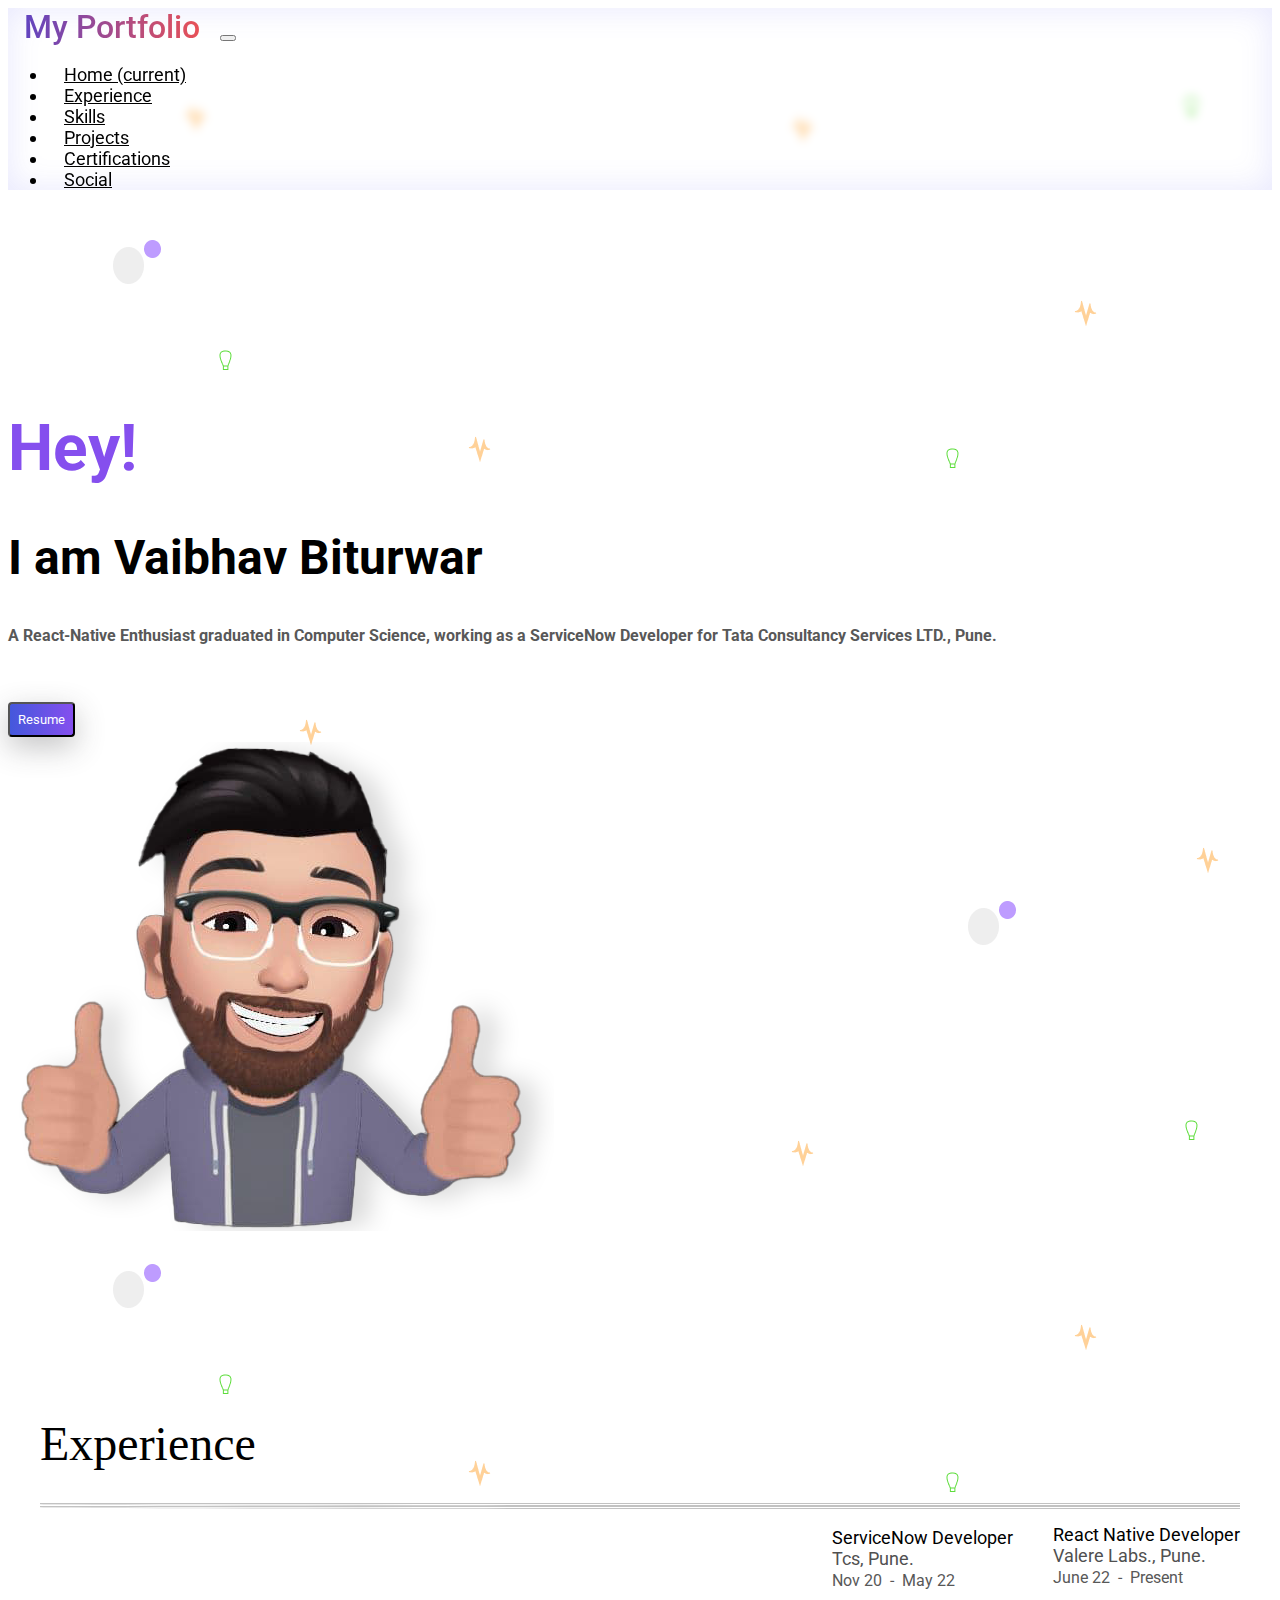
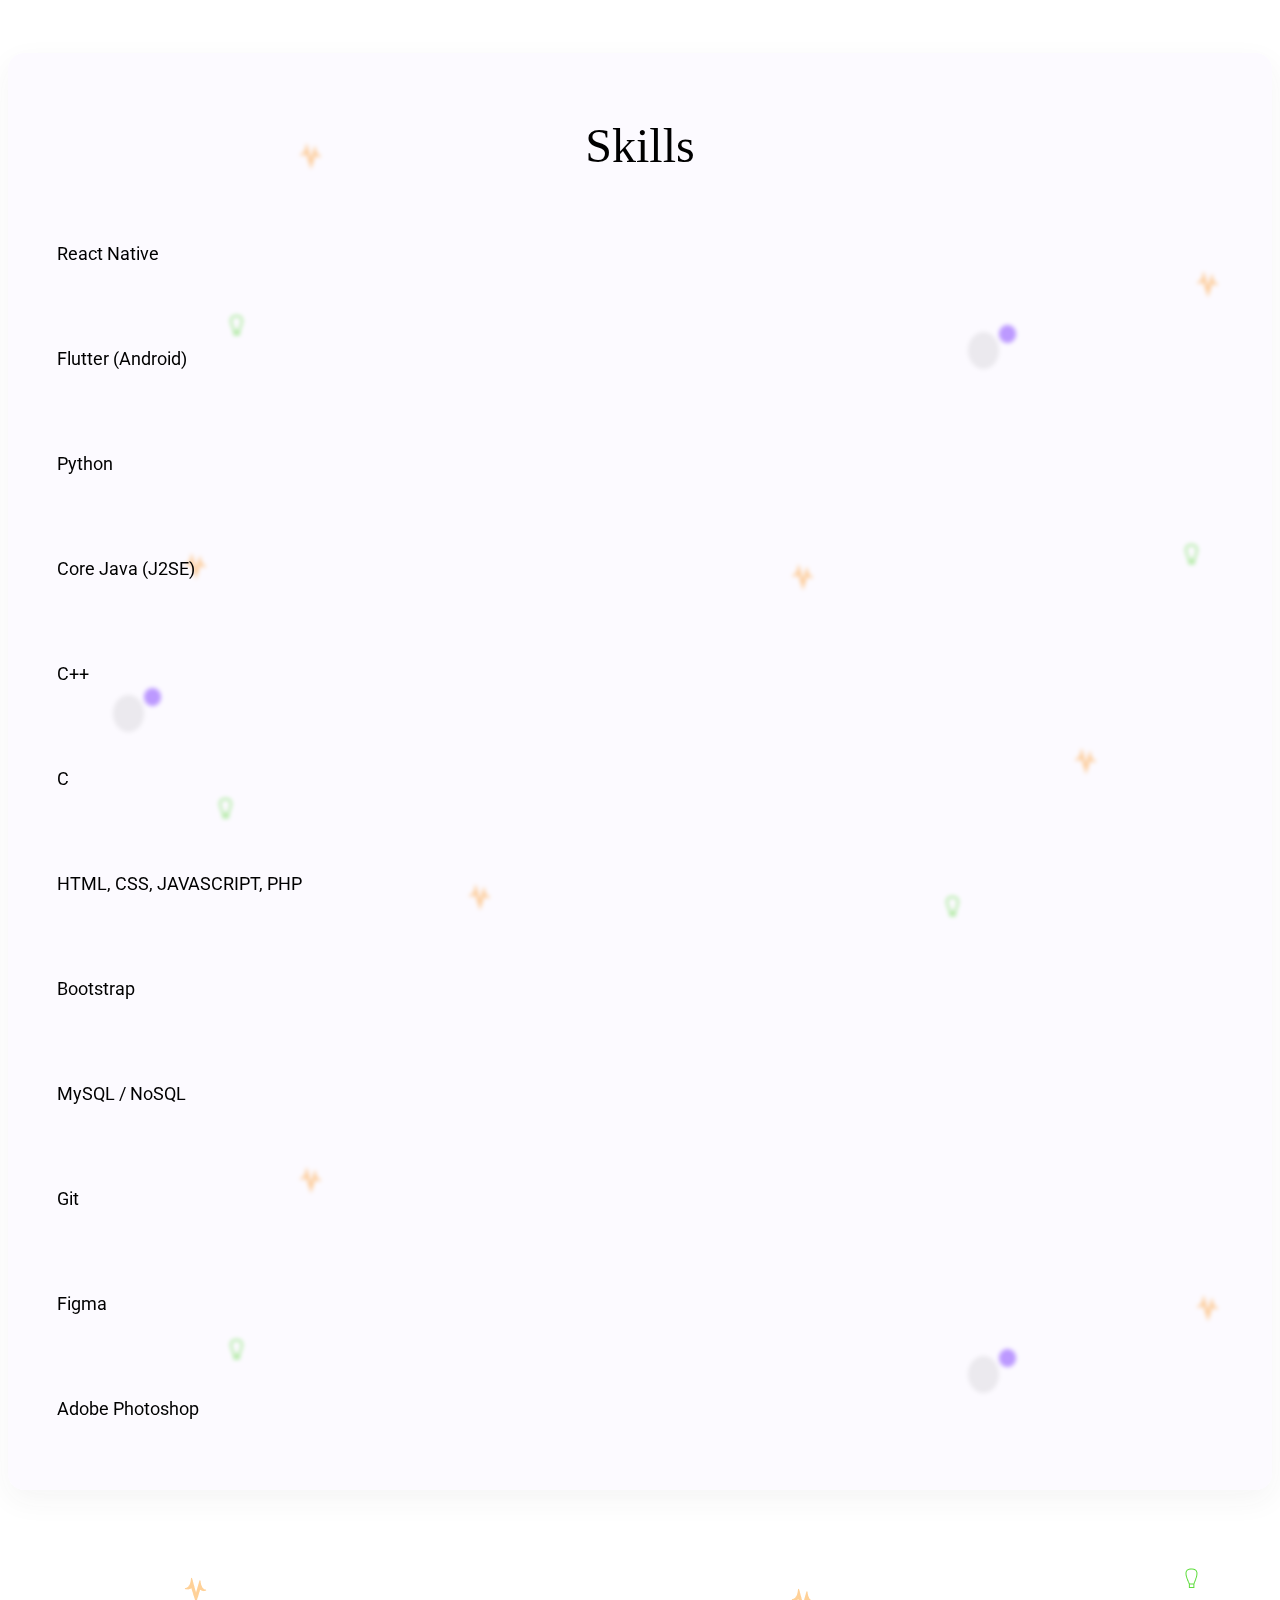
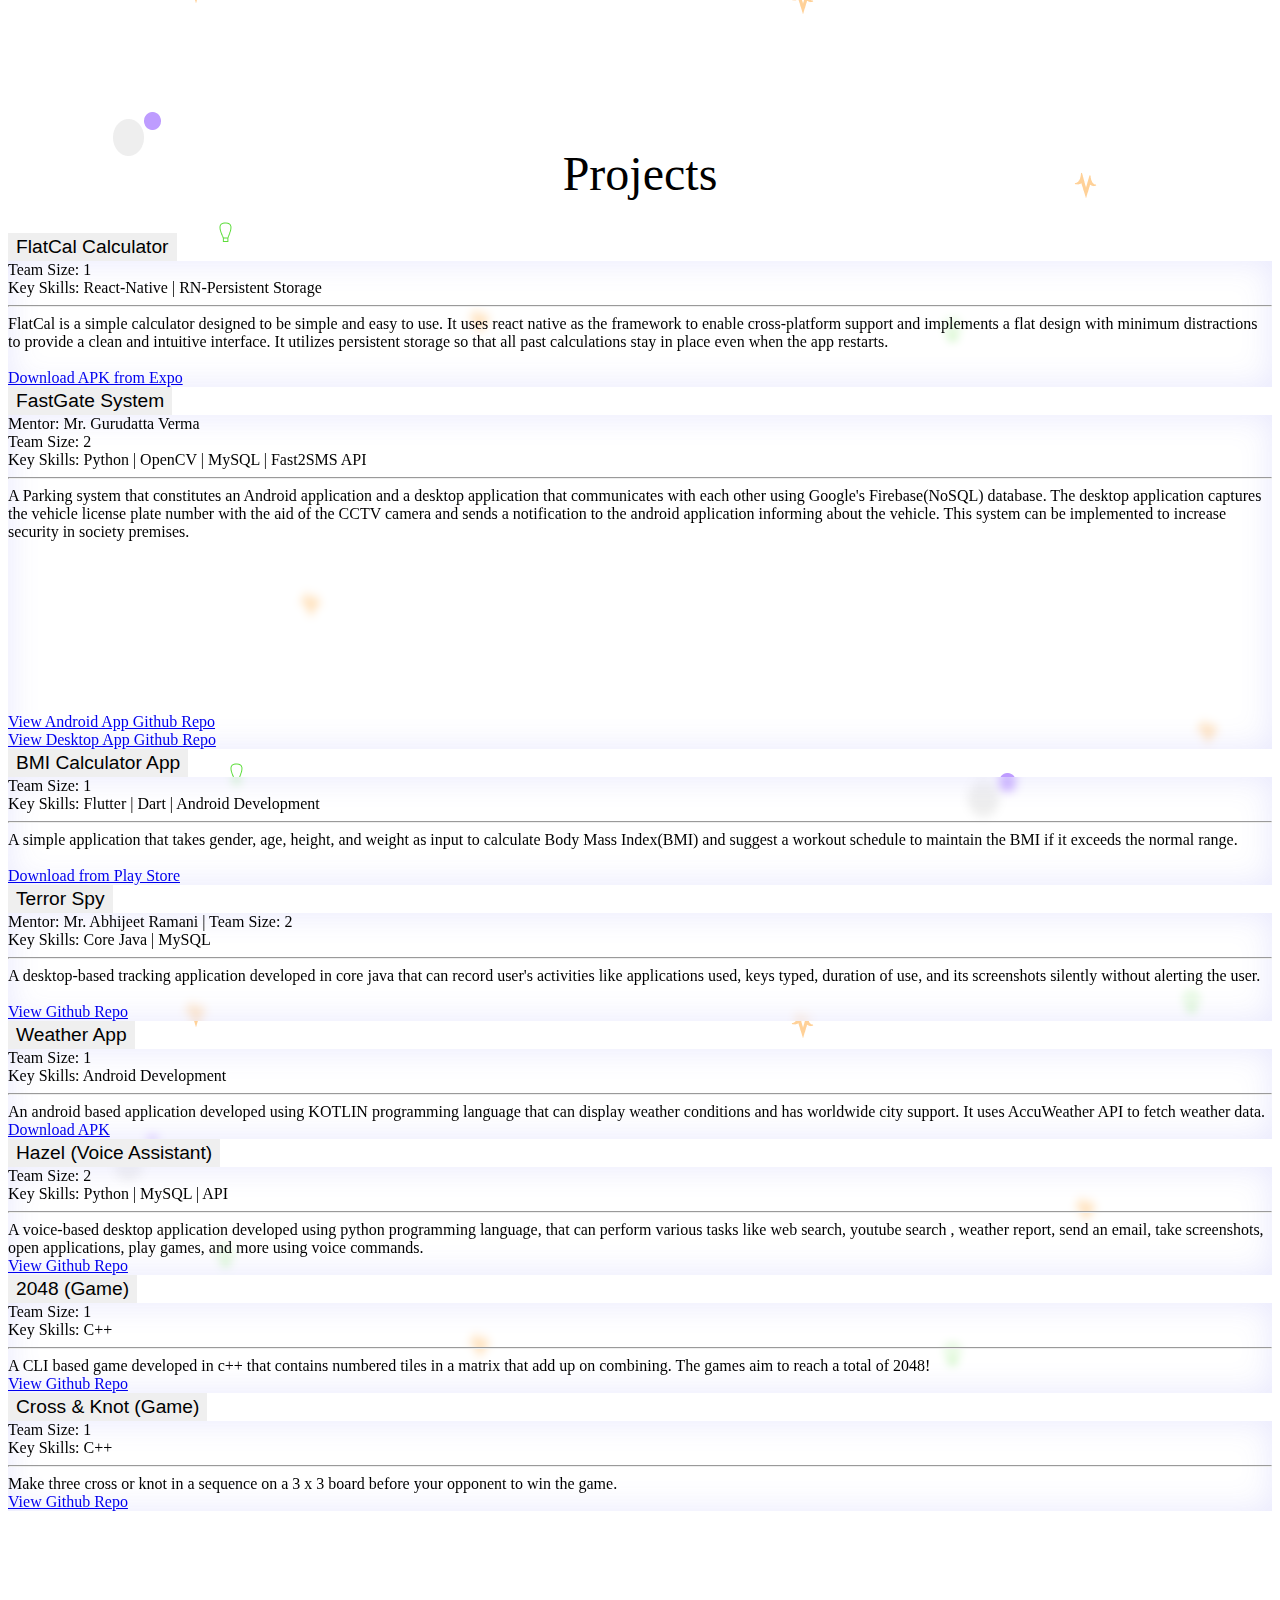
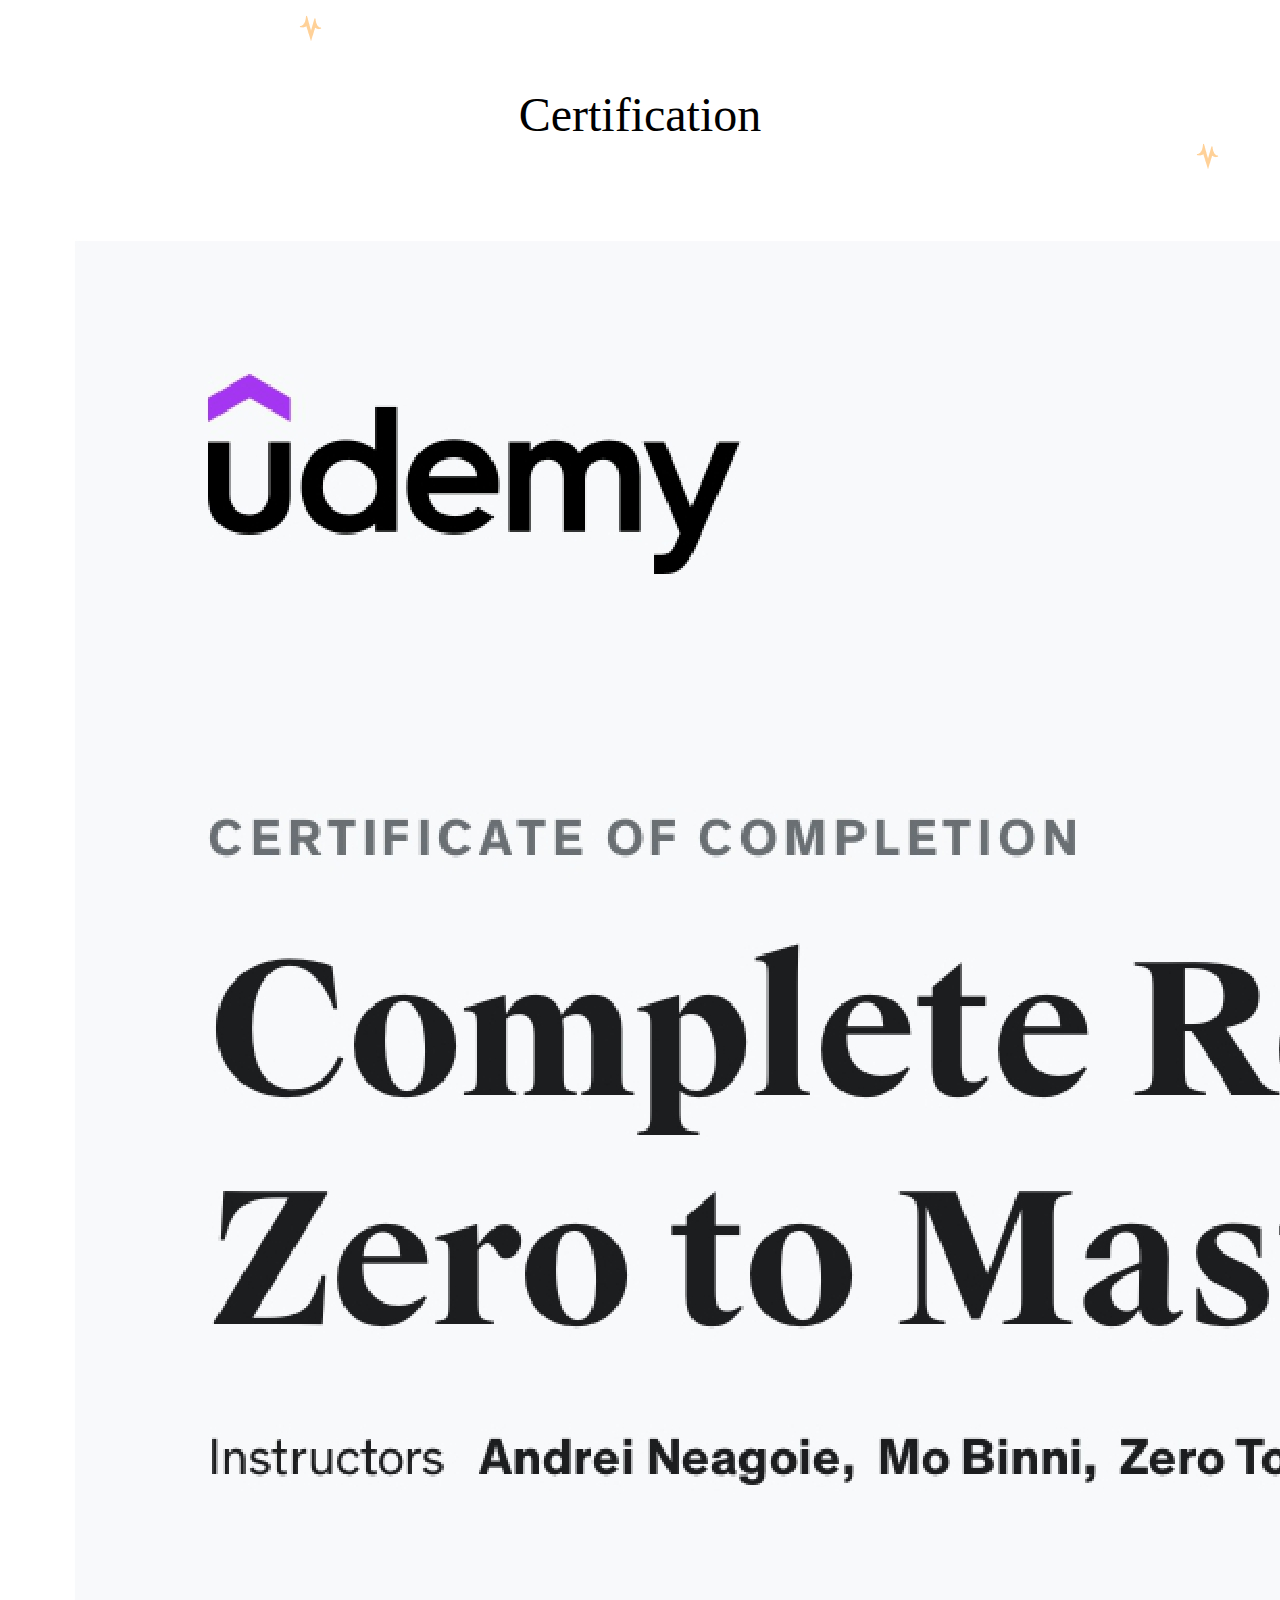
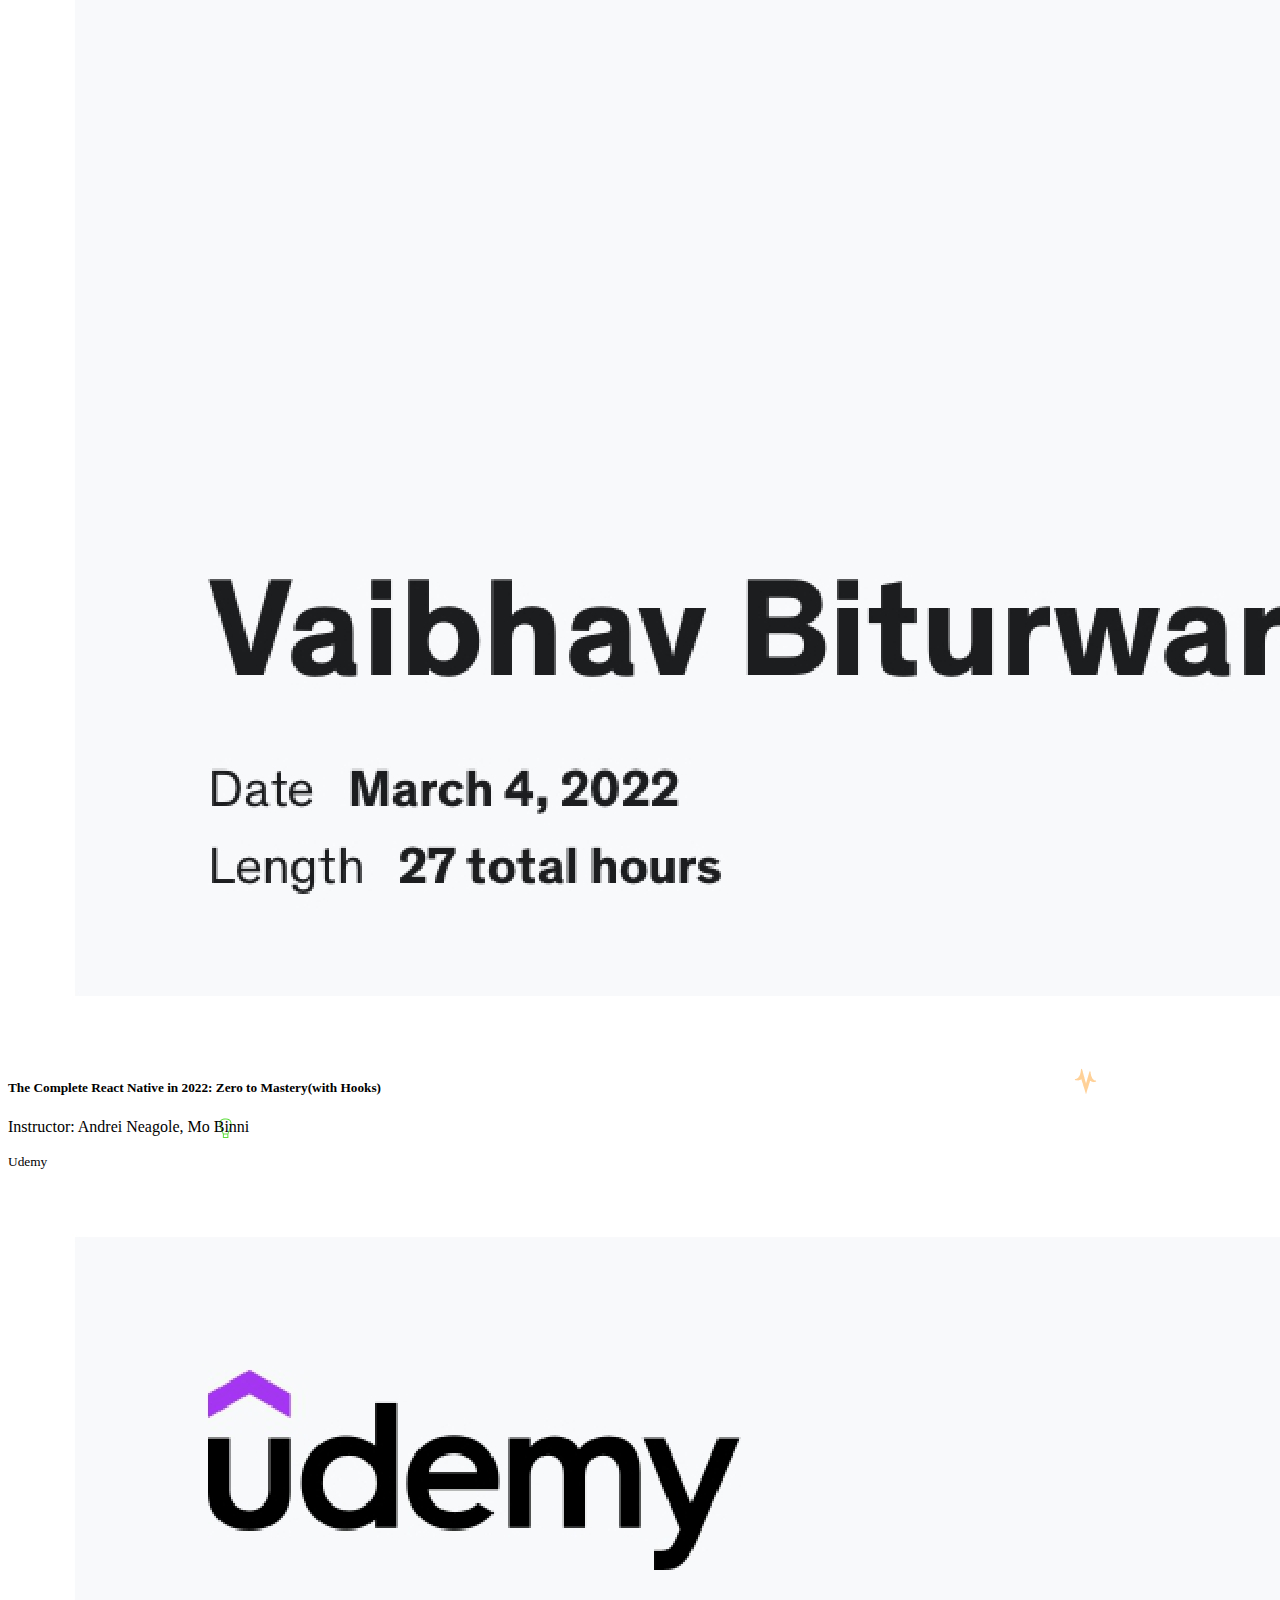
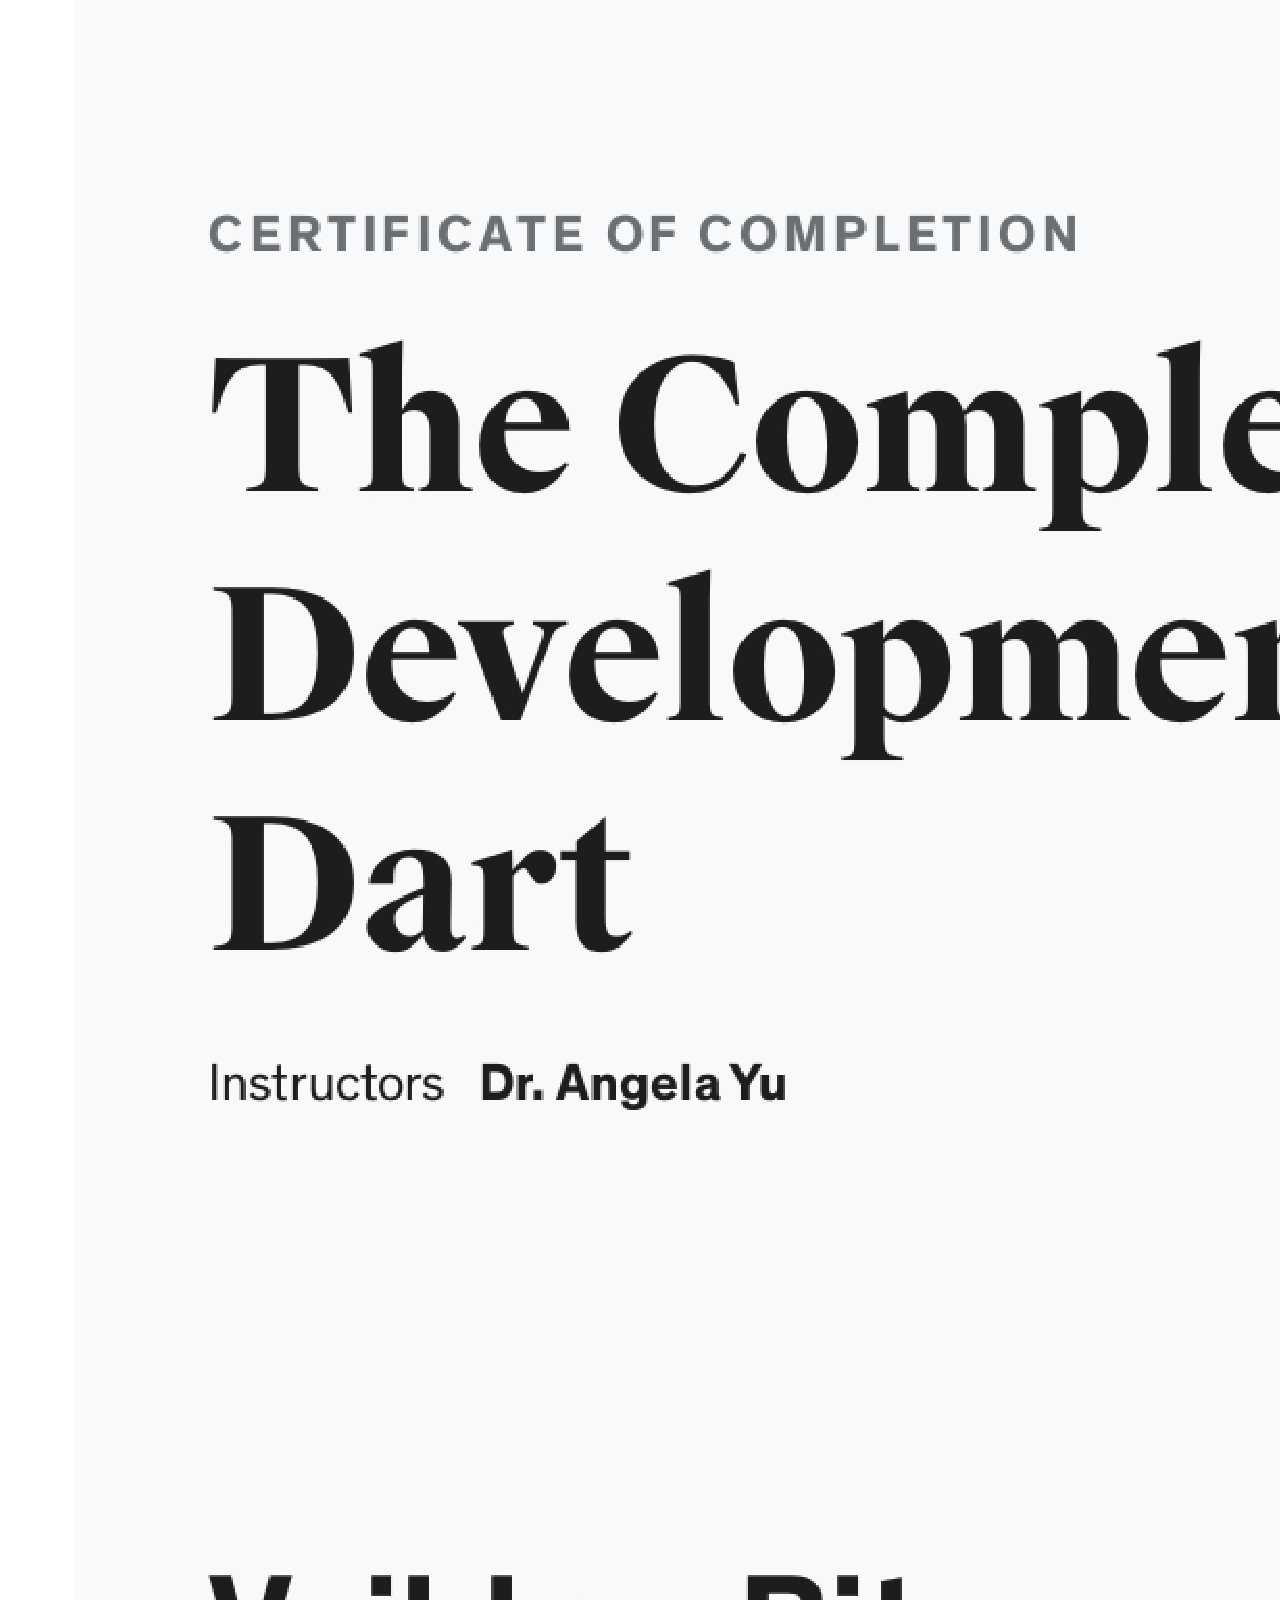
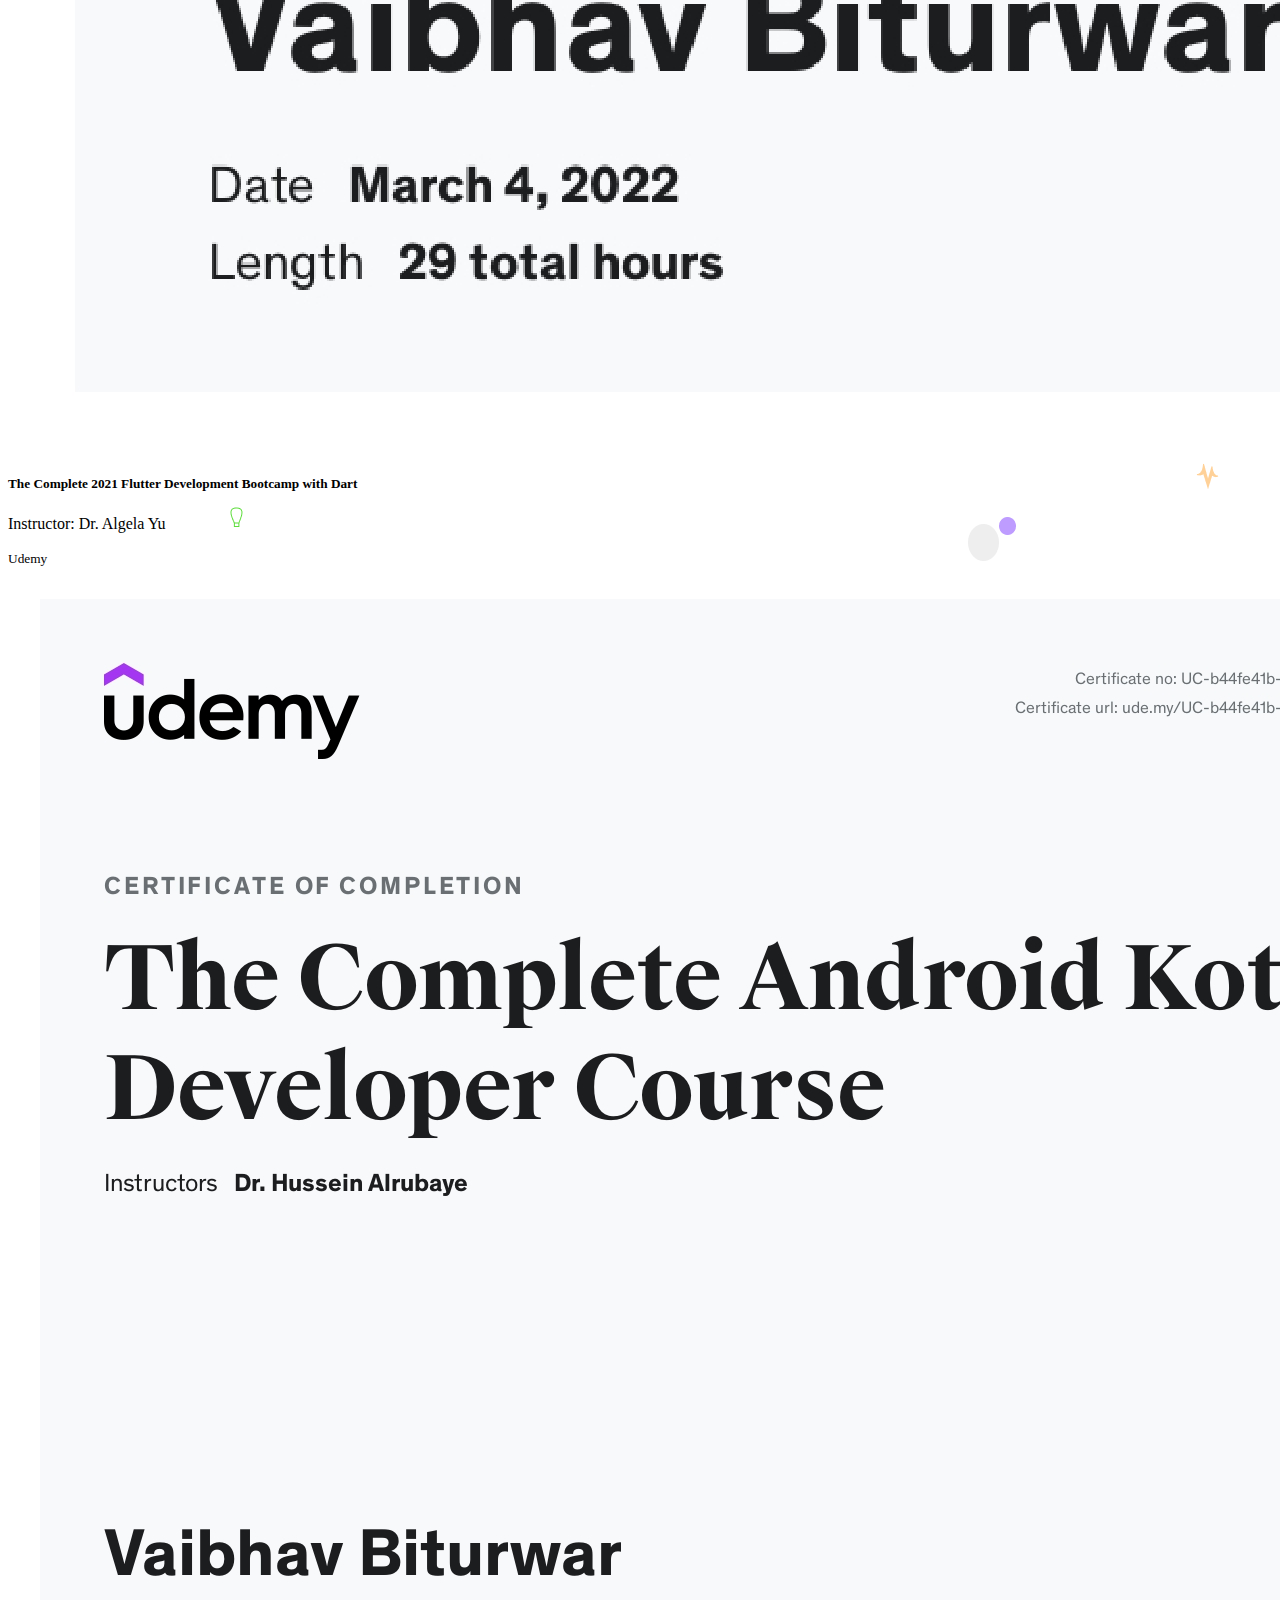
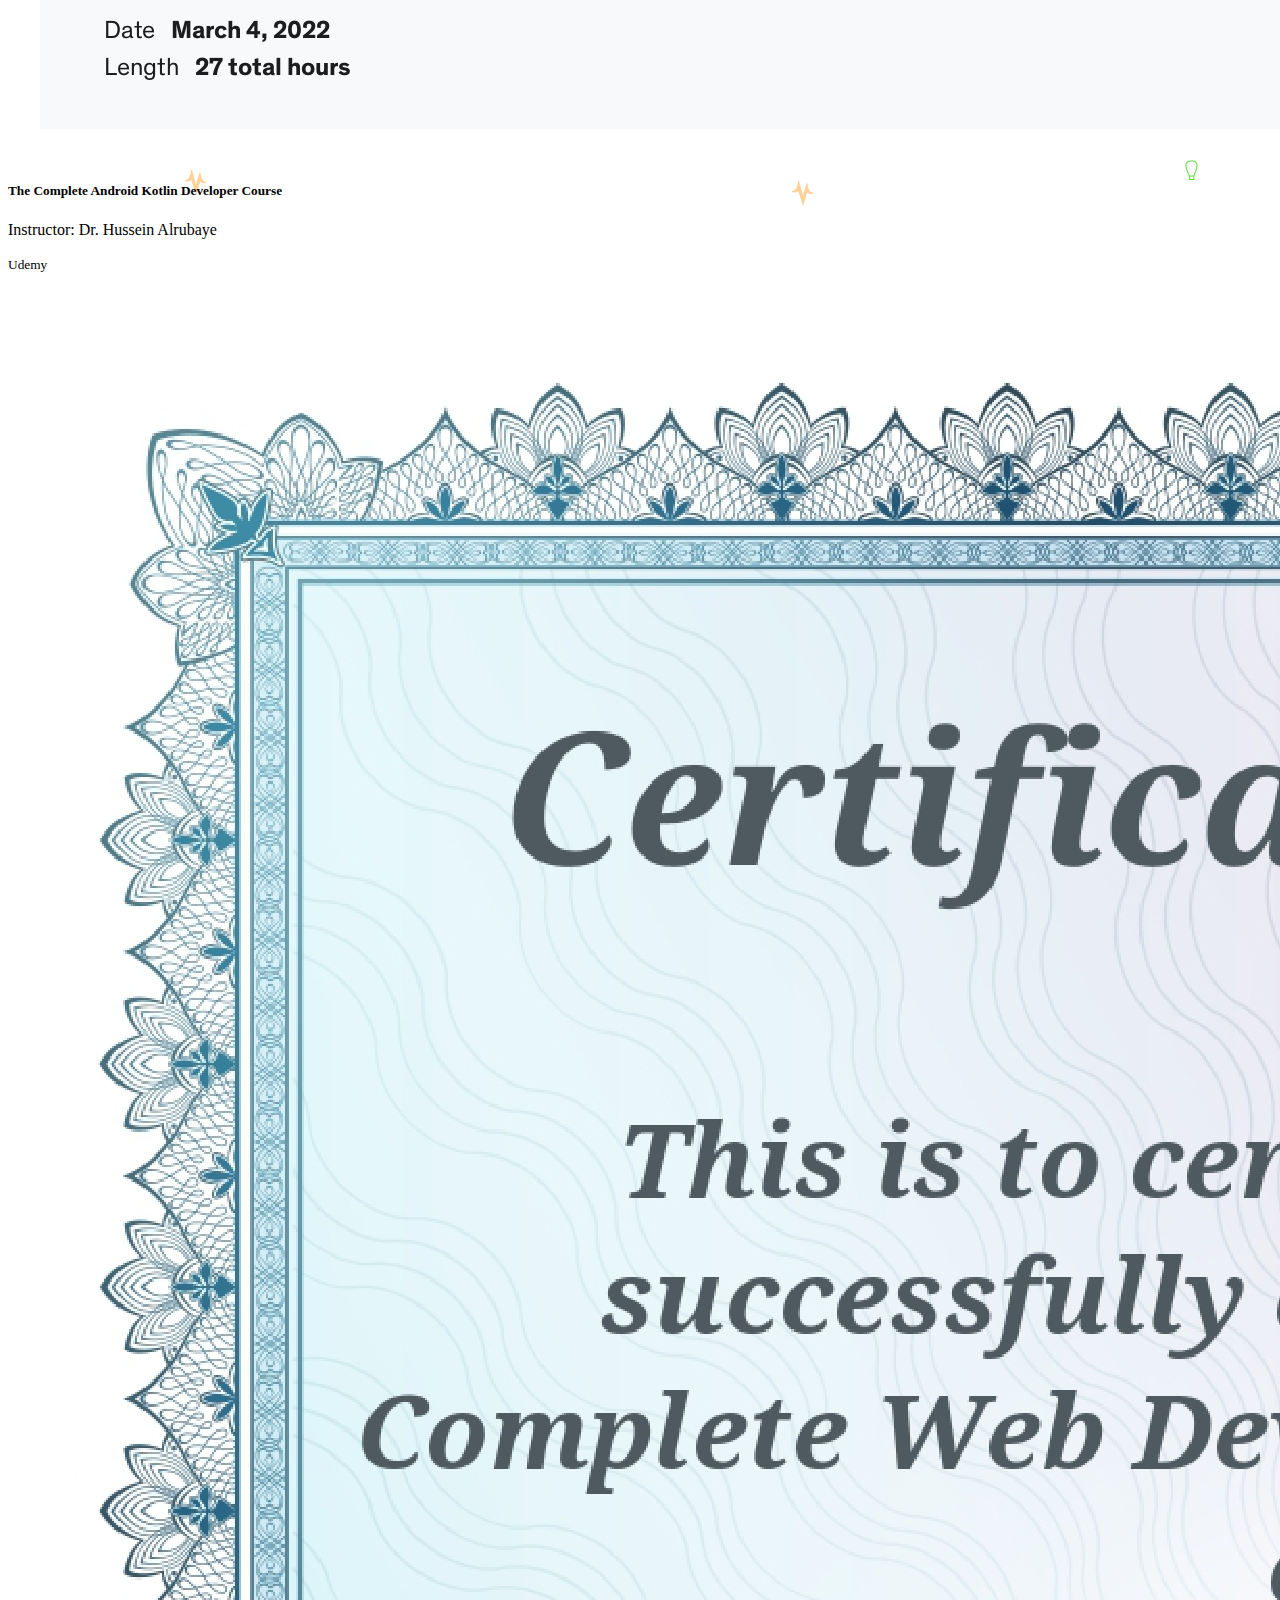
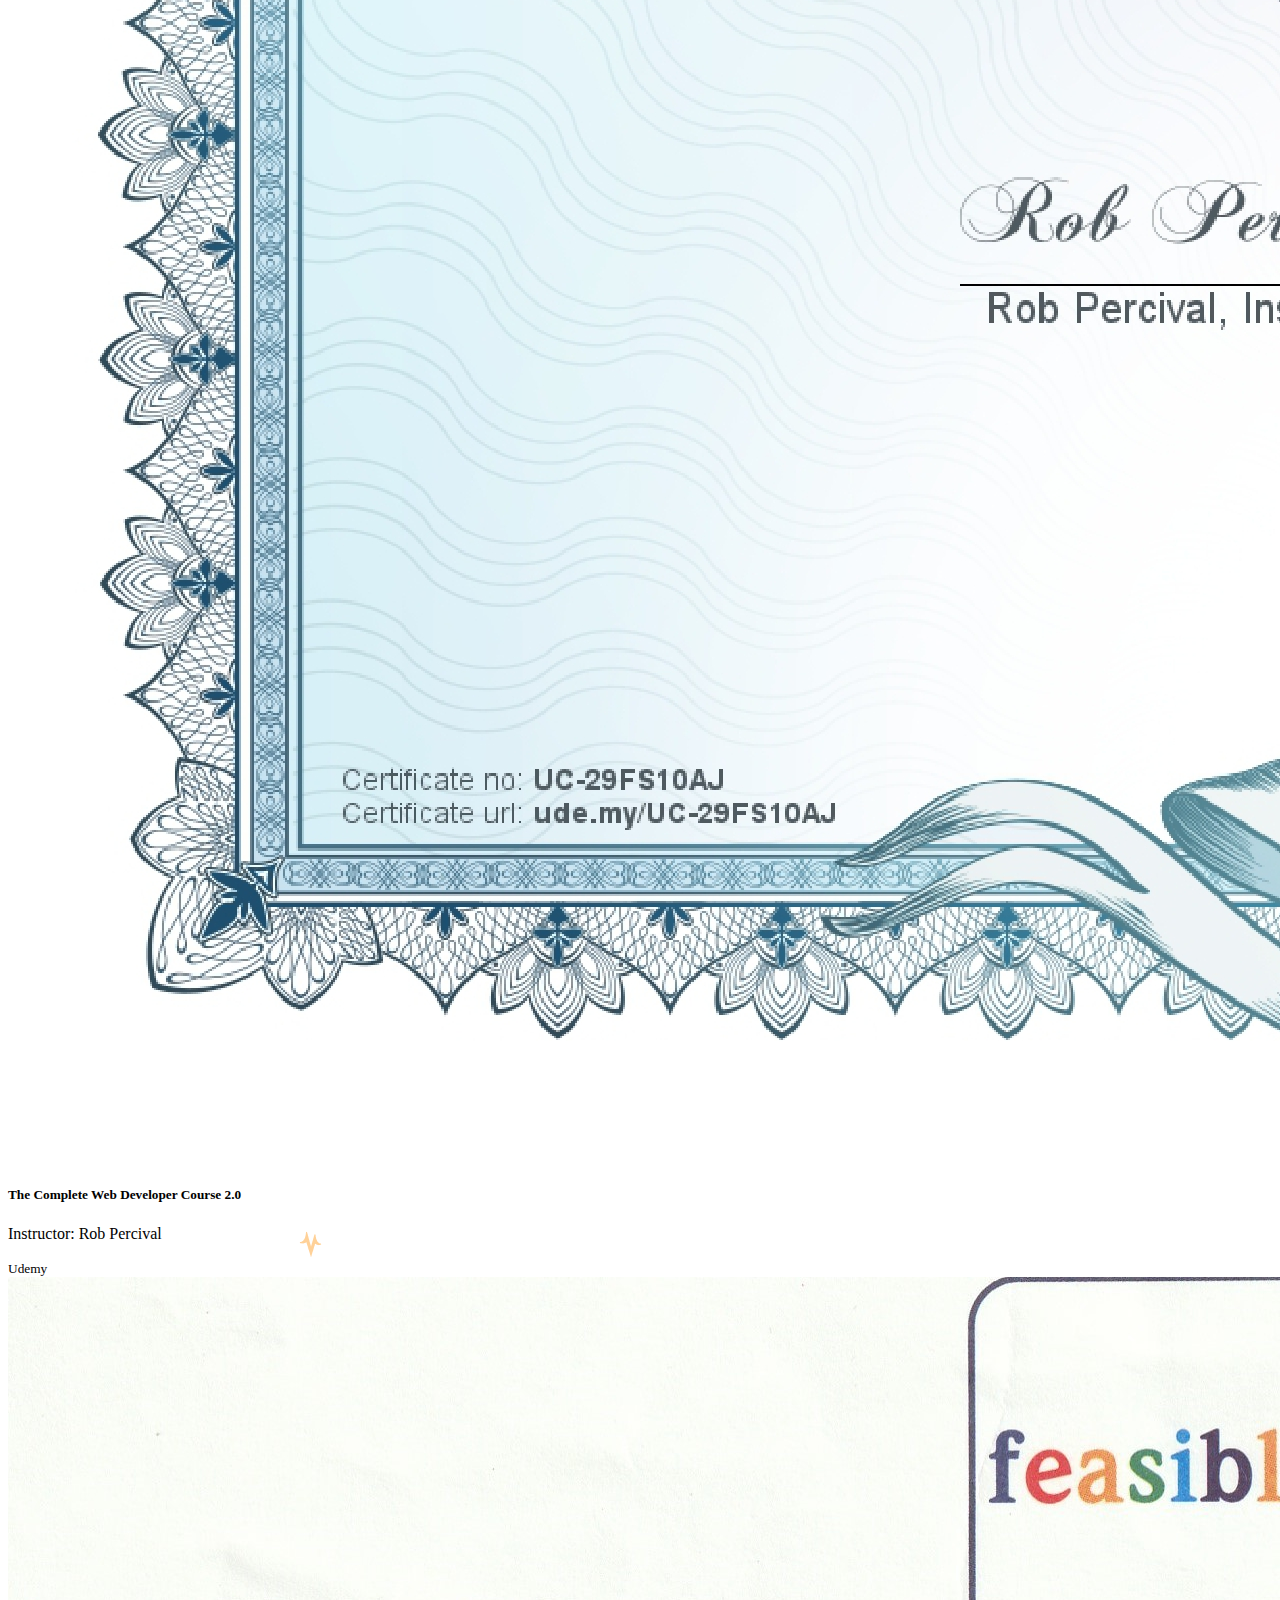
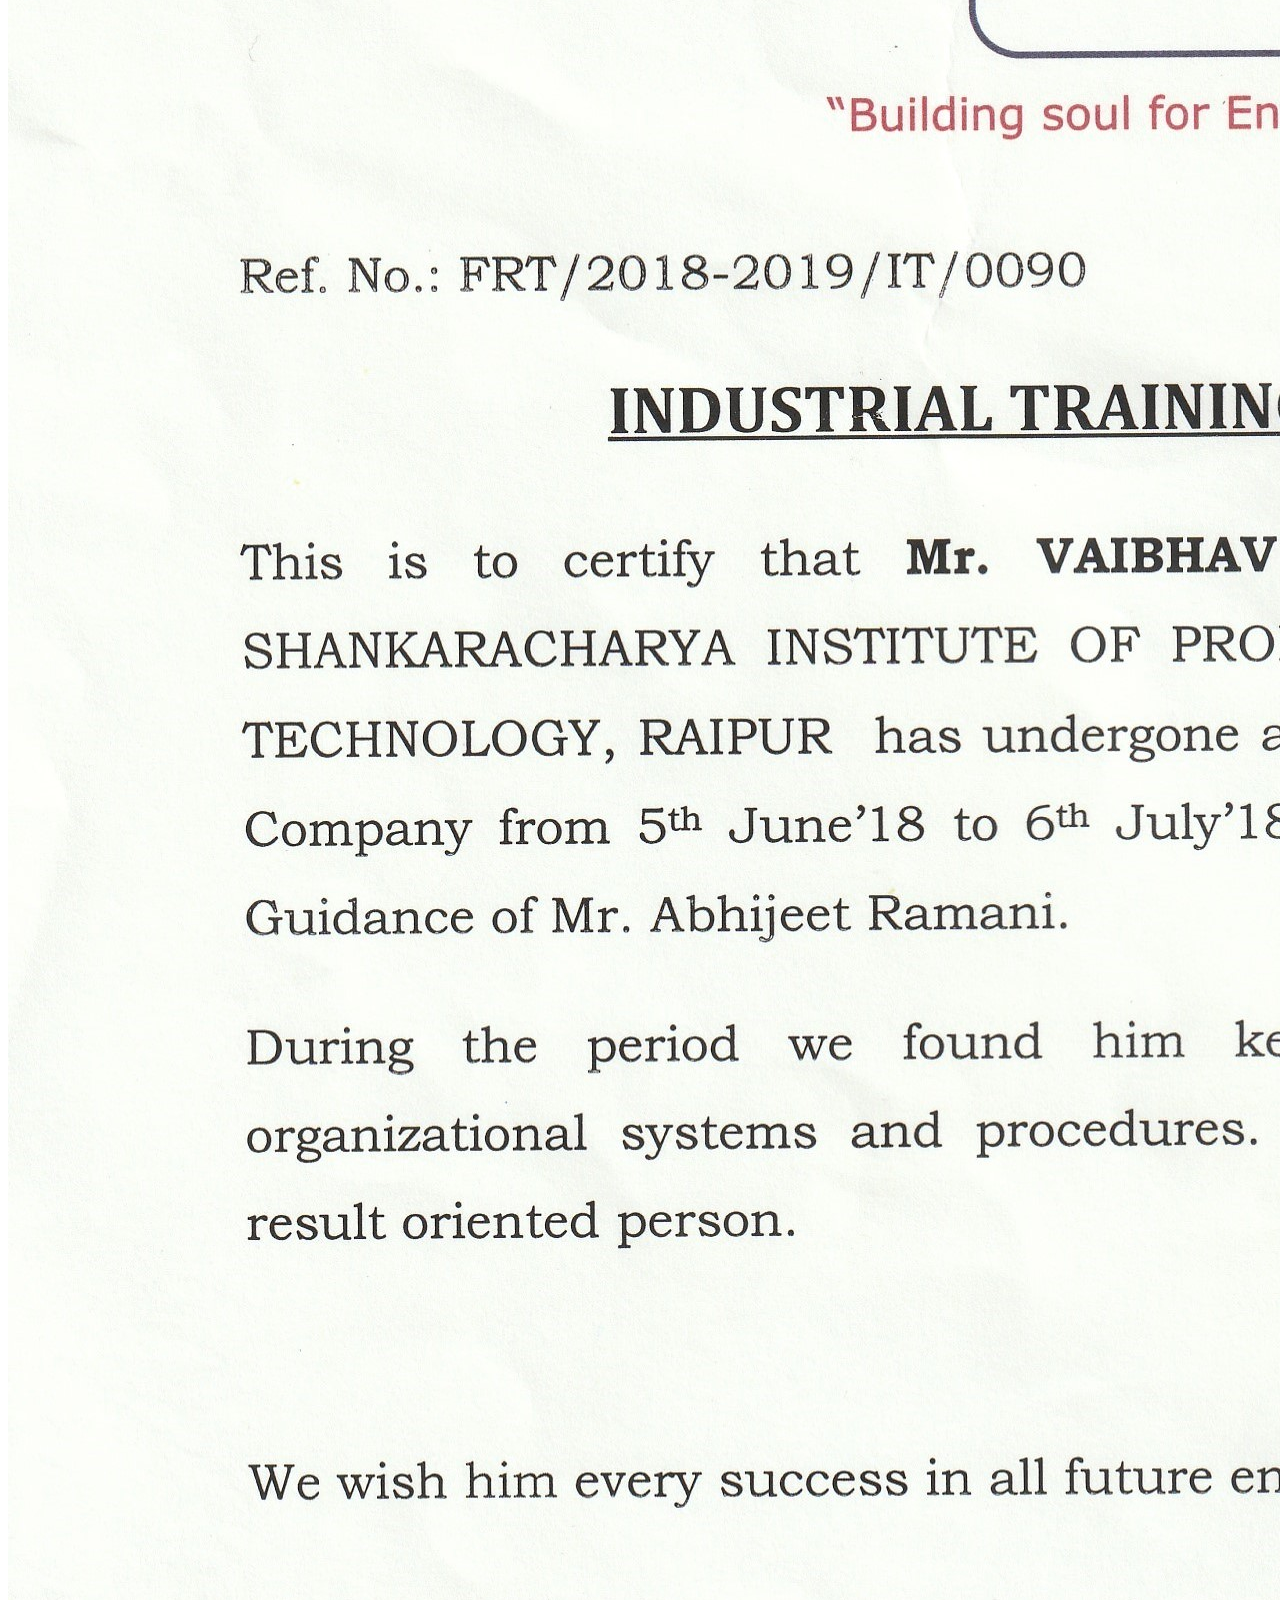
<file: index.html>
<!DOCTYPE html>
<html lang="en">
<head>
    <meta charset="UTF-8">
    <meta name="viewport" content="width=device-width, initial-scale=1.0">
    <title>My Portfolio</title>
    <link rel="icon" href="./images/logo.png">


    
    <!-- FONT ROBOTO -->
    <link rel="preconnect" href="https://fonts.gstatic.com">
    <link href="https://fonts.googleapis.com/css2?family=Roboto:wght@500&display=swap" rel="stylesheet">
    
    <!-- BOOTSTRAP -->
    <link rel="stylesheet" href="https://cdn.jsdelivr.net/npm/bootstrap@4.5.3/dist/css/bootstrap.min.css" integrity="sha384-TX8t27EcRE3e/ihU7zmQxVncDAy5uIKz4rEkgIXeMed4M0jlfIDPvg6uqKI2xXr2" crossorigin="anonymous">
    
    <!-- CSS -->
    <link rel="stylesheet" href="./css/style.css">

  
    

</head>
<body>
    
    <!-- NAVBAR -->

    <header class="site">
        <div class="site-header ">

                <nav id="mynavbar"class="  navbar navbar-expand-lg ">
                    <a class="navbar-brand roboto-font"  href="#">My Portfolio</a>
                    <button class="navbar-toggler navbar-light" type="button" data-toggle="collapse" data-target="#navbarNav" aria-controls="navbarNav" aria-expanded="false" aria-label="Toggle navigation">
                      <span class="navbar-toggler-icon"></span>
                    </button>
                    
                    <div class="collapse navbar-collapse roboto-font" id="navbarNav">
                        <div class="mr-auto"></div>
                      <ul class="navbar-nav" style="font-size: large;">
                        <li class="nav-item" >
                          <a class="nav-link js-scroll-trigger" href="#">Home <span class="sr-only">(current)</span></a>
                        </li>
                        <li class="nav-item">
                          <a class="nav-link js-scroll-trigger " href="#experience">Experience</a>
                        </li>
                        <li class="nav-item">
                          <a class="nav-link js-scroll-trigger " href="#technologies">Skills</a>
                        </li>
                        <li class="nav-item">
                          <a class="nav-link js-scroll-trigger" href="#projects">Projects</a>
                        </li>
                        <li class="nav-item">
                          <a class="nav-link js-scroll-trigger" href="#cert">Certifications</a>
                        </li>
                        <li class="nav-item">
                          <a class="nav-link js-scroll-trigger" href="#myfooter">Social</a>
                        </li>
                        
                      </ul>
                    </div>
                  </nav>


        </div>

    </header>

<!-- --------------------------------------------------------------------------------------- -->
    <!-- WELCOME -->

    <div class="welcome">
        <div class="container">
            <div class="row">
                <div class="col-lg-6 col-md-12" id="welcome-row">
                    <h1 class="roboto-font" style="font-size: 4rem;color: #854fee;">Hey!</h1>
                    <h2 class="roboto-font" style="font-size: 3rem;">I am Vaibhav Biturwar</h2>
                    <h6 class="roboto-font" style="font-size: 1rem; color: rgb(88, 88, 88);">A React-Native Enthusiast graduated in Computer Science, working as a ServiceNow Developer for Tata Consultancy Services LTD., Pune.</h4>
                      <a href="./resume.html">
                        <button class="btn button-resume roboto-font" type="button" >
                          Resume
                        </button>
                      </a>
                </div>
                <div class="col-lg-6 col-md-12">
                    <img src="./images/emoji1.png" alt="welcome" class="img-fluid welcome-img">
                </div>
            </div>
        </div>
    </div>

<!-- --------------------------------------------------------------------------------------- -->    

    <!-- Experience -->
    <div id="experience"></div>
    <div id="expContainer"class="container">
      
      <h1 id="expTitle">Experience</h1>
      <!-- Valere -->
      <div class="row" >
        <div id="hLine"><span id="expText" >
          React Native Developer
          <span id="expLoc">Valere Labs., Pune.</span>
          <span id="expTime">June 22  -  Present</span></span>
        </div>
      </div>
      <!-- TCS -->
      <div class="row" >
        <div id="hLine"><span id="expText" >
          ServiceNow Developer
          <span id="expLoc">Tcs, Pune.</span>
          <span id="expTime">Nov 20  -  May 22</span></span>
        </div>
      </div>

     
    </div>


<!-- --------------------------------------------------------------------------------------- -->    

    <!-- Skills -->
    <div id="technologies"></div>  
      
      <div class="technologies col-lg-10" >
        <div class="container" >
        
          <h1 class="heading">Skills</h1>


          <!-- Row 1 -->
          <div class="row">

            <!-- Card 1 -->
            <div class="card  mb-4 tech_card" >
              <div class="card-body"  style="padding: 1.25rem 1rem 1.25rem 1rem ;" >
                <p class="card-text "> React Native </p>
              </div>
            </div>

            <!-- Card 1 -->
            <div class="card  mb-4 tech_card" >
              <div class="card-body"  style="padding: 1.25rem 1rem 1.25rem 1rem ;" >
                <p class="card-text "> Flutter (Android) </p>
              </div>
            </div>
            
            <!-- Card 2 -->
            <div class="card  tech_card mb-4" >
              <div class="card-body" style="padding: 1.25rem 1rem 1.25rem 1rem ;">
                <p class="card-text "> Python </p>
              </div>
            </div>


            </div>


          <!-- Row 2 -->
            <div class="row">

              <!-- Card 1 -->
              <div class="card  tech_card mb-4" >
                <div class="card-body" style="padding: 1.25rem 1rem 1.25rem 1rem ;">
                  <p class="card-text "> Core Java (J2SE) </p>
                </div>
              </div>


              <!-- Card 2 -->
              <div class="card  tech_card mb-4" >
                <div class="card-body" style="padding: 1.25rem 1rem 1.25rem 1rem ;">
                  <p class="card-text "> C++ </p>
                </div>
              </div>

              <!-- Card 3 -->
              <div class="card  mb-4 tech_card" >
                <div class="card-body"  style="padding: 1.25rem 1rem 1.25rem 1rem ;" >
                  <p class="card-text "> C </p>
                </div>
              </div>
              

             

              </div>

          <!-- Row 3 -->
            <div class="row">
              
              <!-- Card 1 -->
              <div class="card tech_card mb-4" >
                <div class="card-body" style="padding: 1.25rem 1rem 1.25rem 1rem ;">
                  <p class="card-text "> HTML, CSS, JAVASCRIPT, PHP </p>
                </div>
              </div>

              <!-- Card 2 -->
              <div class="card  mb-4 tech_card" >
                <div class="card-body"  style="padding: 1.25rem 1rem 1.25rem 1rem ;" >
                  <p class="card-text "> Bootstrap </p>
                </div>
              </div>
              
              <!-- Card 3 -->
              <div class="card  tech_card mb-4" >
                <div class="card-body" style="padding: 1.25rem 1rem 1.25rem 1rem ;">
                  <p class="card-text "> MySQL / NoSQL </p>
                </div>
              </div>


              </div>

          <!-- Row 4 -->
            <div class="row">
              <!-- Card 1 -->
              <div class="card tech_card mb-4" >
                <div class="card-body" style="padding: 1.25rem 1rem 1.25rem 1rem ;">
                  <p class="card-text "> Git </p>
                </div>
              </div>

              <!-- Card 2 -->
              <div class="card  mb-4 tech_card" >
                <div class="card-body"  style="padding: 1.25rem 1rem 1.25rem 1rem ;" >
                  <p class="card-text "> Figma </p>
                </div>
              </div>
              
              <!-- Card 3 -->
              <div class="card  tech_card mb-4" >
                <div class="card-body" style="padding: 1.25rem 1rem 1.25rem 1rem ;">
                  <p class="card-text "> Adobe Photoshop </p>
                </div>
              </div>

              </div>

          </div>
        </div>

    
<!-- --------------------------------------------------------------------------------------- -->
    
    <!-- Projects -->
    <div id="projects"></div>

      <div class="projects col-lg-10" id="projects1">
        <div class="container">
          <div class="heading">Projects</div>
       
          <div class="accordion" id="accordionExample">


             <!-- Project 8 -->
             <div class="card">
              <div class="card-header" id="heading8"> 
                
                  <button class="btn btn-outline-light project-btn btn-block" type="button" data-toggle="collapse" data-target="#collapse8" aria-expanded="true" aria-controls="collapse8">
                    FlatCal Calculator
                  </button>
                
              </div>
          <!-- Description -->
              <div id="collapse8" class="collapse " aria-labelledby="heading8" data-parent="#accordionExample">
                <div class="card-body project-desc">
                  <div class="proj-mentor" >Team Size: 1</div>
                  <div class="proj-mentor" >Key Skills: React-Native | RN-Persistent Storage</div><hr>
                  FlatCal is a simple calculator designed to be simple and easy to use. It uses react native as the framework to enable cross-platform support and implements a flat design with minimum distractions to provide a clean and intuitive interface.
                  It utilizes persistent storage so that all past calculations stay in place even when the app restarts.
                  <br><br><a href="https://exp-shell-app-assets.s3.us-west-1.amazonaws.com/android/%40vaibhavbiturwar/FlatCal-4e2087e422ca4ac78b1e123b49216471-signed.apk" target="_blank">Download APK from Expo </a>
                   <!-- <a href="https://youtu.be/hQdBhI3XqTs" target="_blank">View Demo  on Youtube</a> -->
                  <!-- Youtube Video -->
                  
                </div>
                 
              </div>
            
            </div>

            <!-- Project 1 -->
            <div class="card">
              <div class="card-header" id="headingOne"> 
                
                  <button class="btn btn-outline-light project-btn btn-block" type="button" data-toggle="collapse" data-target="#collapseOne" aria-expanded="true" aria-controls="collapseOne">
                    FastGate System
                  </button>
                
              </div>
          <!-- Description -->
              <div id="collapseOne" class="collapse " aria-labelledby="headingOne" data-parent="#accordionExample">
                <div class="card-body project-desc">
                  <div class="proj-mentor" >Mentor: Mr. Gurudatta Verma</div>
                  <div class="proj-mentor" >Team Size: 2</div>
                  <div class="proj-mentor" >Key Skills: Python | OpenCV | MySQL | Fast2SMS API</div><hr>
                  A Parking system that constitutes an Android application and a desktop application that communicates with each other using  Google's Firebase(NoSQL) database. The desktop application captures the vehicle license plate number with the aid of the CCTV camera and sends a notification to the android application informing about the vehicle.
                  This system can be implemented to increase security in society premises.
                  <br><br>
                   <!-- <a href="https://youtu.be/hQdBhI3XqTs" target="_blank">View Demo  on Youtube</a> -->
                  <!-- Youtube Video -->
                  <center><iframe src="https://www.youtube.com/embed/hQdBhI3XqTs" title="FastGate" frameborder="0" allow="accelerometer; autoplay; clipboard-write; encrypted-media; gyroscope; picture-in-picture" allowfullscreen></iframe>
                  </center>
                  <a href="https://github.com/VaibhavBiturwar/FastGate-App"  target="_blank">View Android App Github Repo</a>
                  <br>
                  <a href="https://github.com/VaibhavBiturwar/Auto-Gate-Online"  target="_blank">View Desktop App Github Repo</a> 


                </div>
                 
              </div>
            
            </div>

            <!-- Project 2 -->
            <div class="card">
              <div class="card-header" id="headingTwo"> 
                
                  <button class="btn btn-outline-light project-btn btn-block" type="button" data-toggle="collapse" data-target="#collapseTwo" aria-expanded="true" aria-controls="collapseTwo">
                    BMI Calculator App
                  </button>
                
              </div>
          <!-- Description -->
              <div id="collapseTwo" class="collapse " aria-labelledby="headingTwo" data-parent="#accordionExample">
                <div class="card-body project-desc">
                  <div class="proj-mentor" >Team Size: 1</div>
                  <div class="proj-mentor" >Key Skills: Flutter | Dart | Android Development</div><hr>
                  A simple application that takes gender, age, height, and weight as input to calculate Body Mass Index(BMI) and suggest a workout schedule to maintain the BMI if it exceeds the normal range.
                  <br><br> <a href="https://play.google.com/store/apps/details?id=com.camen.bmicalculator" target="_blank">Download from Play Store</a>
                </div>
              </div>
            
            </div>

             <!-- Project 3 -->
             <div class="card">
              <div class="card-header" id="heading3"> 
                
                  <button class="btn btn-outline-light project-btn btn-block" type="button" data-toggle="collapse" data-target="#collapse3" aria-expanded="true" aria-controls="collapse3">
                    Terror Spy
                  </button>
                
              </div>
          <!-- Description -->
              <div id="collapse3" class="collapse " aria-labelledby="heading3" data-parent="#accordionExample">
                <div class="card-body project-desc">
                  <div class="proj-mentor" >Mentor: Mr. Abhijeet Ramani | Team Size: 2</div>
                  <div class="proj-mentor" >Key Skills: Core Java | MySQL</div><hr>
                  A desktop-based tracking application developed in core java that can record user's activities like applications used, keys typed, duration of use, and its screenshots silently without alerting the user.
                  <br><br><a href="https://github.com/VaibhavBiturwar/TerrorSpy" target="_blank">View Github Repo</a> 
                  </div>
            
            </div>
            </div>

             <!-- Project 4 -->
             <div class="card">
              <div class="card-header" id="heading4"> 
                
                  <button class="btn btn-outline-light project-btn btn-block" type="button" data-toggle="collapse" data-target="#collapse4" aria-expanded="true" aria-controls="collapse4">
                    Weather App
                  </button>
                
              </div>
          <!-- Description -->
              <div id="collapse4" class="collapse " aria-labelledby="heading4" data-parent="#accordionExample">
                <div class="card-body project-desc">
                  <div class="proj-mentor" >Team Size: 1</div>
                  <div class="proj-mentor" >Key Skills: Android Development</div><hr>
                  An android based application developed using KOTLIN programming language that can display weather conditions and has worldwide city support. It uses AccuWeather API to fetch weather data.
                  <br> <a href="https://bit.ly/theweatherapp" target="_blank">Download APK</a>
                  </div>
              </div>
            
            </div>
            
             <!-- Project 5 -->
             <div class="card">
              <div class="card-header" id="heading5"> 
                
                  <button class="btn btn-outline-light project-btn btn-block" type="button" data-toggle="collapse" data-target="#collapse5" aria-expanded="true" aria-controls="collapse5">
                    Hazel (Voice Assistant)
                  </button>
                
              </div>
          <!-- Description -->
              <div id="collapse5" class="collapse " aria-labelledby="heading5" data-parent="#accordionExample">
                <div class="card-body project-desc">
                  <div class="proj-mentor" >Team Size: 2</div>
                  <div class="proj-mentor" >Key Skills: Python | MySQL | API</div><hr>
                  A voice-based desktop application developed using python programming language, that can perform various tasks like web search, youtube search , weather report, send an email, take screenshots, open applications, play games, and more using voice commands.
                  <br> <a href="https://github.com/VaibhavBiturwar/Hazel-Personal-Voice-Vssistant" target="_blank">View Github Repo</a> 
                </div>
              </div>
            
            </div>
            
             <!-- Project 6 -->
             <div class="card">
              <div class="card-header" id="heading6"> 
                
                  <button class="btn btn-outline-light project-btn btn-block" type="button" data-toggle="collapse" data-target="#collapse6" aria-expanded="true" aria-controls="collapse6">
                    2048 (Game)
                  </button>
                
              </div>
          <!-- Description -->
              <div id="collapse6" class="collapse " aria-labelledby="heading6" data-parent="#accordionExample">
                <div class="card-body project-desc">
                  <div class="proj-mentor" >Team Size: 1</div>
                  <div class="proj-mentor" >Key Skills: C++</div><hr>
                  A CLI based game developed in c++ that contains numbered tiles in a matrix  that add up on combining. The games aim to reach a total of 2048!
                  <br> <a href="https://github.com/VaibhavBiturwar/2048" target="_blank">View Github Repo</a>   
                </div>
              </div>
            
            </div>
            
             <!-- Project 7 -->
             <div class="card">
              <div class="card-header" id="heading7"> 
                
                  <button class="btn btn-outline-light project-btn btn-block" type="button" data-toggle="collapse" data-target="#collapse7" aria-expanded="true" aria-controls="collapse7">
                    Cross & Knot (Game)
                  </button>
                
              </div>
          <!-- Description -->
              <div id="collapse7" class="collapse " aria-labelledby="heading7" data-parent="#accordionExample">
                <div class="card-body project-desc">
                  <div class="proj-mentor" >Team Size: 1</div>
                  <div class="proj-mentor" >Key Skills: C++</div><hr>
                  Make three cross or knot in a sequence on a 3 x 3 board before your opponent to win the game.
                  <br> <a href="https://github.com/VaibhavBiturwar/Tic-Tac-Toe" target="_blank">View Github Repo</a>  
                </div>
              </div>
            
            </div>

          </div>

        </div> 
      </div>

<!-- --------------------------------------------------------------------------------------- -->


    <!-- Filler -->
    <!-- <div style="height: 500px;"></div> -->


    <!-- Cert Start -->
    <div id="cert"></div>
    <div class="cert1">
    <div class="container">
      <div class="heading">Certification</div>
    <div id="cert-container">
      <div class="card-columns">
        <!--  React Native -->
        <div class="card">
          <img
            src="./images//cert//rn.jpg"
            class="card-img-top"
            alt=" The Complete React Native in 2022: Zero to Mastery(with Hooks)"
          />
          <div class="card-body">
            <h5 class="card-title">
              The Complete React Native in 2022: Zero to Mastery(with Hooks)
            </h5>
            <p class="card-text">Instructor: Andrei Neagole, Mo Binni</p>
            <small class="text-muted"> Udemy </small>
          </div>
        </div>

        <!-- Flutter  -->
        <div class="card">
          <img
            src="./images//cert/fllutter.jpg"
            class="card-img-top"
            alt="The Complete 2021 Flutter Development Bootcamp with Dart"
          />
          <div class="card-body">
            <h5 class="card-title">
              The Complete 2021 Flutter Development Bootcamp with Dart
            </h5>
            <p class="card-text">Instructor: Dr. Algela Yu</p>
            <small class="text-muted"> Udemy </small>
          </div>
        </div>

        <!-- Kotlin -->
        <div class="card">
          <img
            src="./images//cert/kotlin.jpg"
            class="card-img-top"
            alt="The Complete Android Kotlin Developer Course"
          />
          <div class="card-body">
            <h5 class="card-title">
              The Complete Android Kotlin Developer Course
            </h5>
            <p class="card-text">Instructor: Dr. Hussein Alrubaye</p>
            <small class="text-muted"> Udemy </small>
          </div>
        </div>

        <!-- WebDev -->
        <div class="card">
          <img
            src="./images//cert/web.jpg"
            class="card-img-top"
            alt="The Complete Web Developer Course 2.0"
          />
          <div class="card-body">
            <h5 class="card-title">The Complete Web Developer Course 2.0</h5>
            <p class="card-text">Instructor: Rob Percival</p>
            <small class="text-muted"> Udemy </small>
          </div>
        </div>

        <!-- Core Java  -->
        <div class="card">
          <img
            src="./images//cert/feasible//java.jpg"
            class="card-img-top"
            alt="Training in Core Java(J2SE)"
          />
          <div class="card-body">
            <h5 class="card-title">Training in Core Java(J2SE)</h5>
            <p class="card-text">Instructor: Mr. Abhijeet Ramani</p>
            <small class="text-muted">
              Feasible Research & Technologies Private Limited
            </small>
          </div>
        </div>

        <!-- C++ -->
        <div class="card">
          <img
            src="./images//cert/feasible//cpp.jpg"
            class="card-img-top"
            alt="Training in C++"
          />
          <div class="card-body">
            <h5 class="card-title">Training in C++</h5>
            <p class="card-text">Instructor: Mr. Abhijeet Ramani</p>
            <small class="text-muted">
              Feasible Research & Technologies Private Limited
            </small>
          </div>
        </div>

        <!-- C -->
        <div class="card">
          <img
            src="./images//cert/feasible//c.jpg"
            class="card-img-top"
            alt="Training in C Language"
          />
          <div class="card-body">
            <h5 class="card-title">Training in C Language</h5>
            <p class="card-text">Instructor: Mr. Abhijeet Ramani</p>
            <small class="text-muted">
              Feasible Research & Technologies Private Limited
            </small>
          </div>
        </div>

        <!-- HTMl -->
        <div class="card">
          <img
            src="./images//cert/webdev//html.jpg"
            class="card-img-top"
            alt="HTML Level 1"
          />
          <div class="card-body">
            <h5 class="card-title">HTML Level 1</h5>
            <p class="card-text">Instructor: Rob Percival</p>
            <small class="text-muted">
              Cambridge Certification Authority
            </small>
          </div>
        </div>

        <!-- CSS -->
        <div class="card">
          <img
            src="./images//cert/webdev/css.jpg"
            class="card-img-top"
            alt="CSS Level 1"
          />
          <div class="card-body">
            <h5 class="card-title">CSS Level 1</h5>
            <p class="card-text">Instructor: Rob Percival</p>
            <small class="text-muted">
              Cambridge Certification Authority
            </small>
          </div>
        </div>

        <!-- JS -->
        <div class="card">
          <img
            src="./images//cert/webdev/js.jpg"
            class="card-img-top"
            alt="Javascript Level 1"
          />
          <div class="card-body">
            <h5 class="card-title">Javascript Level 1</h5>
            <p class="card-text">Instructor: Rob Percival</p>
            <small class="text-muted">
              Cambridge Certification Authority
            </small>
          </div>
        </div>

        <!-- JQuery -->
        <div class="card">
          <img
            src="./images//cert/webdev/jquery.jpg"
            class="card-img-top"
            alt="jQuery Level 1"
          />
          <div class="card-body">
            <h5 class="card-title">jQuery Level 1</h5>
            <p class="card-text">Instructor: Rob Percival</p>
            <small class="text-muted">
              Cambridge Certification Authority
            </small>
          </div>
        </div>

        <!-- mysql -->
        <div class="card">
          <img
            src="./images//cert/webdev/mysql.jpg"
            class="card-img-top"
            alt="MySQL Level 1"
          />
          <div class="card-body">
            <h5 class="card-title">MySQL Level 1</h5>
            <p class="card-text">Instructor: Rob Percival</p>
            <small class="text-muted">
              Cambridge Certification Authority
            </small>
          </div>
        </div>

        <!-- php -->
        <div class="card">
          <img
            src="./images//cert/webdev/php.jpg"
            class="card-img-top"
            alt="PHP Level 1"
          />
          <div class="card-body">
            <h5 class="card-title">PHP Level 1</h5>
            <p class="card-text">Instructor: Rob Percival</p>
            <small class="text-muted">
              Cambridge Certification Authority
            </small>
          </div>
        </div>

        <!-- crackdcode -->
        <div class="card">
          <img
            src="./images//cert/misc//krackdcode.jpg"
            class="card-img-top"
            alt="Krack D Code"
          />
          <div class="card-body">
            <h5 class="card-title">Krack D Code</h5>
            <p class="card-text">Coordinator: Prof. Tansen Patel</p>
            <small class="text-muted"> SSIPMT, Raipur </small>
          </div>
        </div>

        <!-- data science -->
        <div class="card">
          <img
            src="./images//cert/misc/datascience.jpg"
            class="card-img-top"
            alt="Data Science Workshop"
          />
          <div class="card-body">
            <h5 class="card-title">Data Science Workshop</h5>
            <p class="card-text">
              Coordinator: Dr. Pavan Kumar Mishra, Dr. Saikat Majumdar, Dr.
              Rakesh Tripathi
            </p>
            <small class="text-muted"> NIT, Raipur </small>
          </div>
        </div>

        <!-- extempore -->
        <div class="card">
          <img
            src="./images//cert/misc/extempore.jpg"
            class="card-img-top"
            alt="Extempore Competetion"
          />
          <div class="card-body">
            <h5 class="card-title">Extempore Competetion</h5>
            <p class="card-text">Coordinator: Mrs. Aparna Mukherjee</p>
            <small class="text-muted"> SSIPMT, Raipur </small>
          </div>
        </div>

        <!-- End  -->
      </div>
    </div>
  </div>
  </div>
    <!-- Cert End -->



<!-- --------------------------------------------------------------------------------------- -->

    <!-- FOOTER -->
      <div class="shadow p-3" id="myfooter">
      <h2 class="display-5" >About This Website</h2>
      <p>Bootstrap 4, Google Fonts </p>
      <h5>SOCIAL</h5>
      <div id="social-links">
        <a href="https://in.linkedin.com/in/vaibhav-biturwar-b97b3a169" data-toggle="tooltip" title="Linkedin"  target="_blank"><img class="social-image" src="./images/Social/linkedin.png"></a>
        <a href="https://github.com/VaibhavBiturwar" data-toggle="tooltip" title="Github"  target="_blank"><img class="social-image" src="./images/Social/github.png"></a>
        <a href="https://www.facebook.com/vashisht.biturwar" data-toggle="tooltip" title="Facebook"  target="_blank"><img class="social-image" src="./images/Social/facebook.png"></a>
        <a href="https://www.instagram.com/_.vki/" data-toggle="tooltip" title="Instagram"  target="_blank"><img class="social-image" src="./images/Social/instagram.png"></a>
        <a href="https://twitter.com/vashishtVB" data-toggle="tooltip" title="Twitter"  target="_blank"><img class="social-image" src="./images/Social/twitter.png"></a>
        <a id="send-mail" href="https://mail.google.com/mail/?view=cm&fs=1&to=vbiturwar.35@gmail.com" data-toggle="tooltip" title="Send Email "  target="_blank" > <img class="social-image"  src="./images/Social/mail.png"></a>
      </div>
      <p id="suggestion">Feel free to drop any suggestions.</p>

      

      <h6 id="cc">  &#169 2020 Vaibhav Biturwar. All rights reserved.</h6>

      </div>
      
<!-- --------------------------------------------------------------------------------------- -->

    <!-- Mobile View Modal -->
      <div class="modal fade" id="exampleModalCenter" tabindex="-1" role="dialog" aria-labelledby="exampleModalCenterTitle" aria-hidden="true">
        <div class="modal-dialog modal-dialog-centered" role="document">
          <div class="modal-content">
            <div class="modal-header">
              <h5 class="modal-title" id="exampleModalLongTitle">This is a Mobile only website.</h5>
            
            </div>
            <div class="modal-body">
              Please scan this QR code from your mobile device to get redirected to this page.<br><br>
              <img id="modal-image" src="./images/Portfolio-QR.png" />
            </div>
            <div class="modal-footer">
                
              <button type="button" class="btn btn-secondary" data-dismiss="modal" onclick="window.open('', '_self', ''); window.close();">Close</button>
            
            </div>
          </div>
        </div>
      </div>

<!-- --------------------------------------------------------------------------------------- -->


    <!-- Java Script -->
    <script src="https://code.jquery.com/jquery-3.5.1.slim.min.js" integrity="sha384-DfXdz2htPH0lsSSs5nCTpuj/zy4C+OGpamoFVy38MVBnE+IbbVYUew+OrCXaRkfj" crossorigin="anonymous"></script>
    <script src="https://cdn.jsdelivr.net/npm/bootstrap@4.5.3/dist/js/bootstrap.bundle.min.js" integrity="sha384-ho+j7jyWK8fNQe+A12Hb8AhRq26LrZ/JpcUGGOn+Y7RsweNrtN/tE3MoK7ZeZDyx" crossorigin="anonymous"></script>
    <!-- JS -->
    <script type="text/javascript">
      // TOOLTIPS

      // UNCOMMENT FOR DEPLOYMENT--------------------------
      // if(/Android|webOS|iPhone|iPad|iPod|BlackBerry|IEMobile|Opera Mini/i.test(navigator.userAgent)){
      //     // true for mobile device
      // }else{
      //     // false for not mobile device
      //     $('#exampleModalCenter').modal({
      //       backdrop: 'static',
      //       Keyboard: false
      //       });
      //     $('#exampleModalCenter').modal('show' , );
      // }



    
      $('.js-scroll-trigger').click(function() {
        $('.navbar-collapse').collapse('hide');
      });
     

      $(function () {
        $('[data-toggle="tooltip"]').tooltip()
      })

      $('#element').toast('show')

  </script>

</body>
</html>
</file>
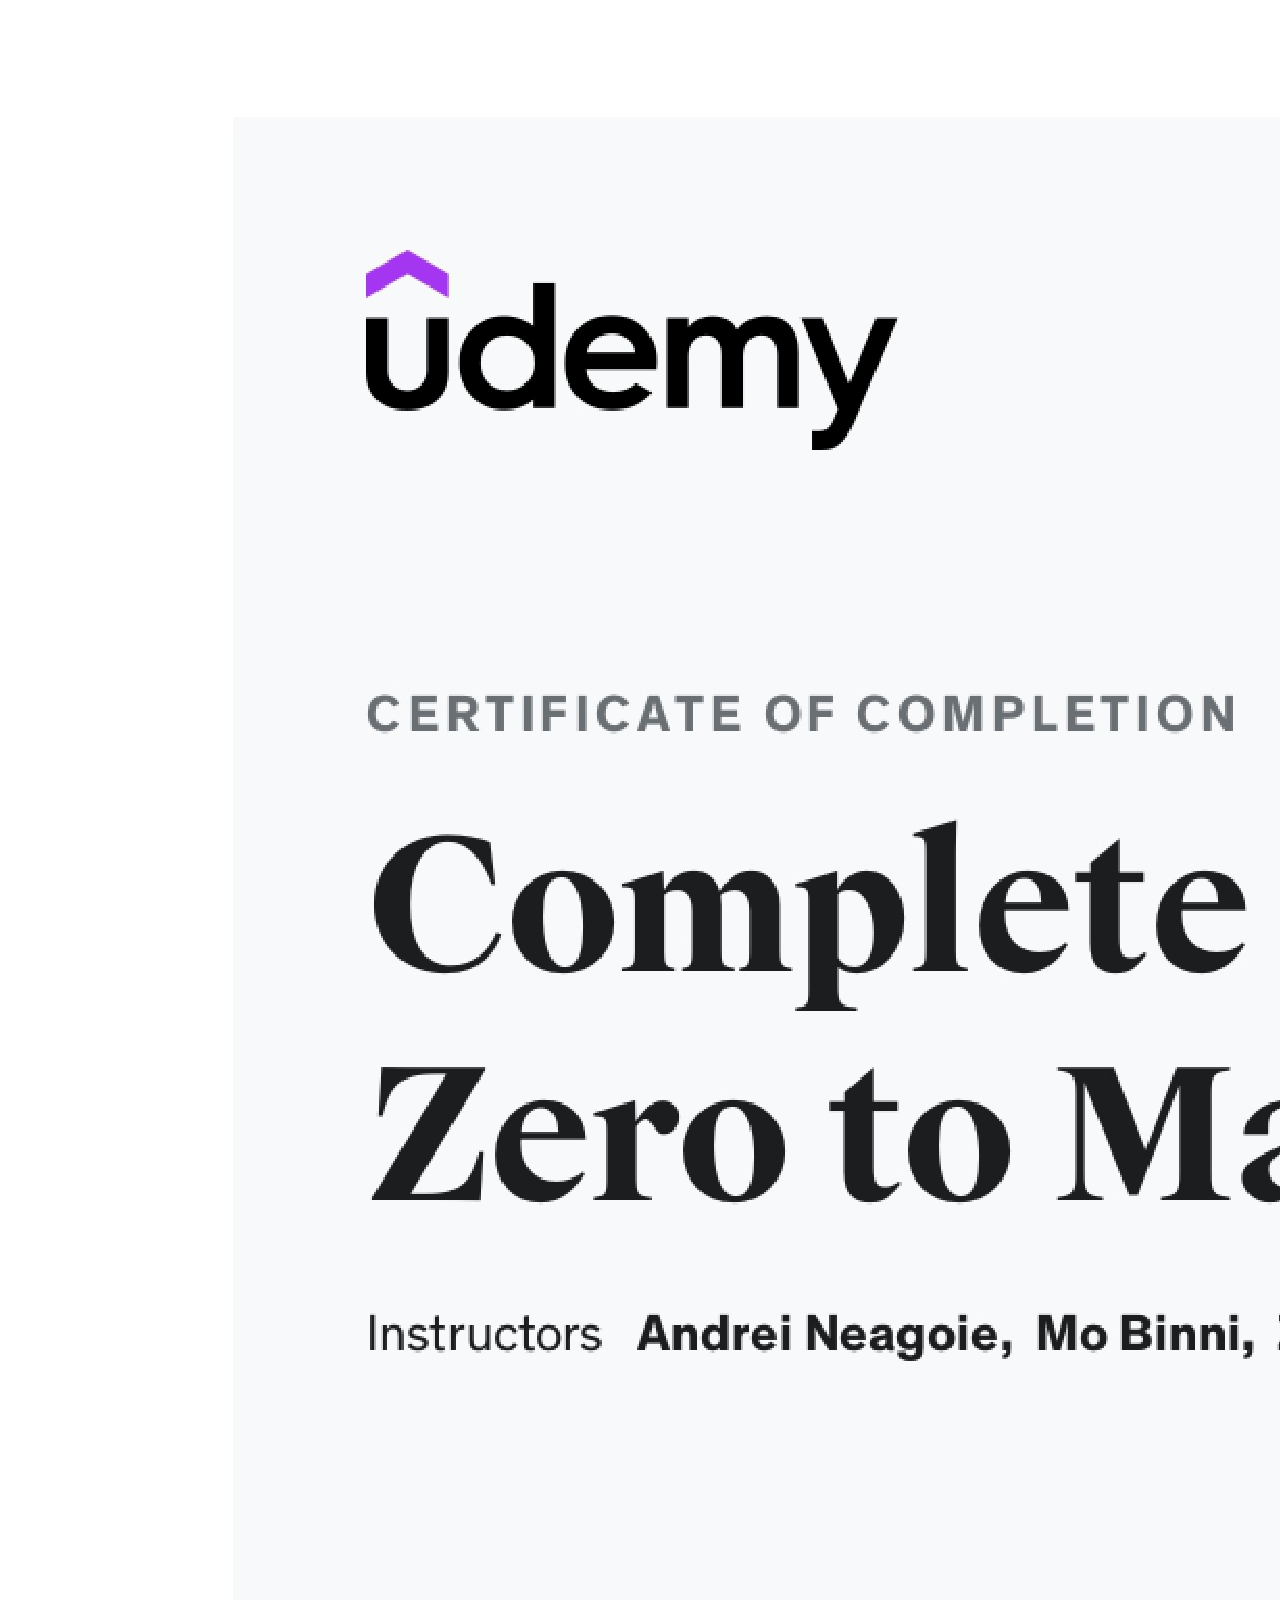
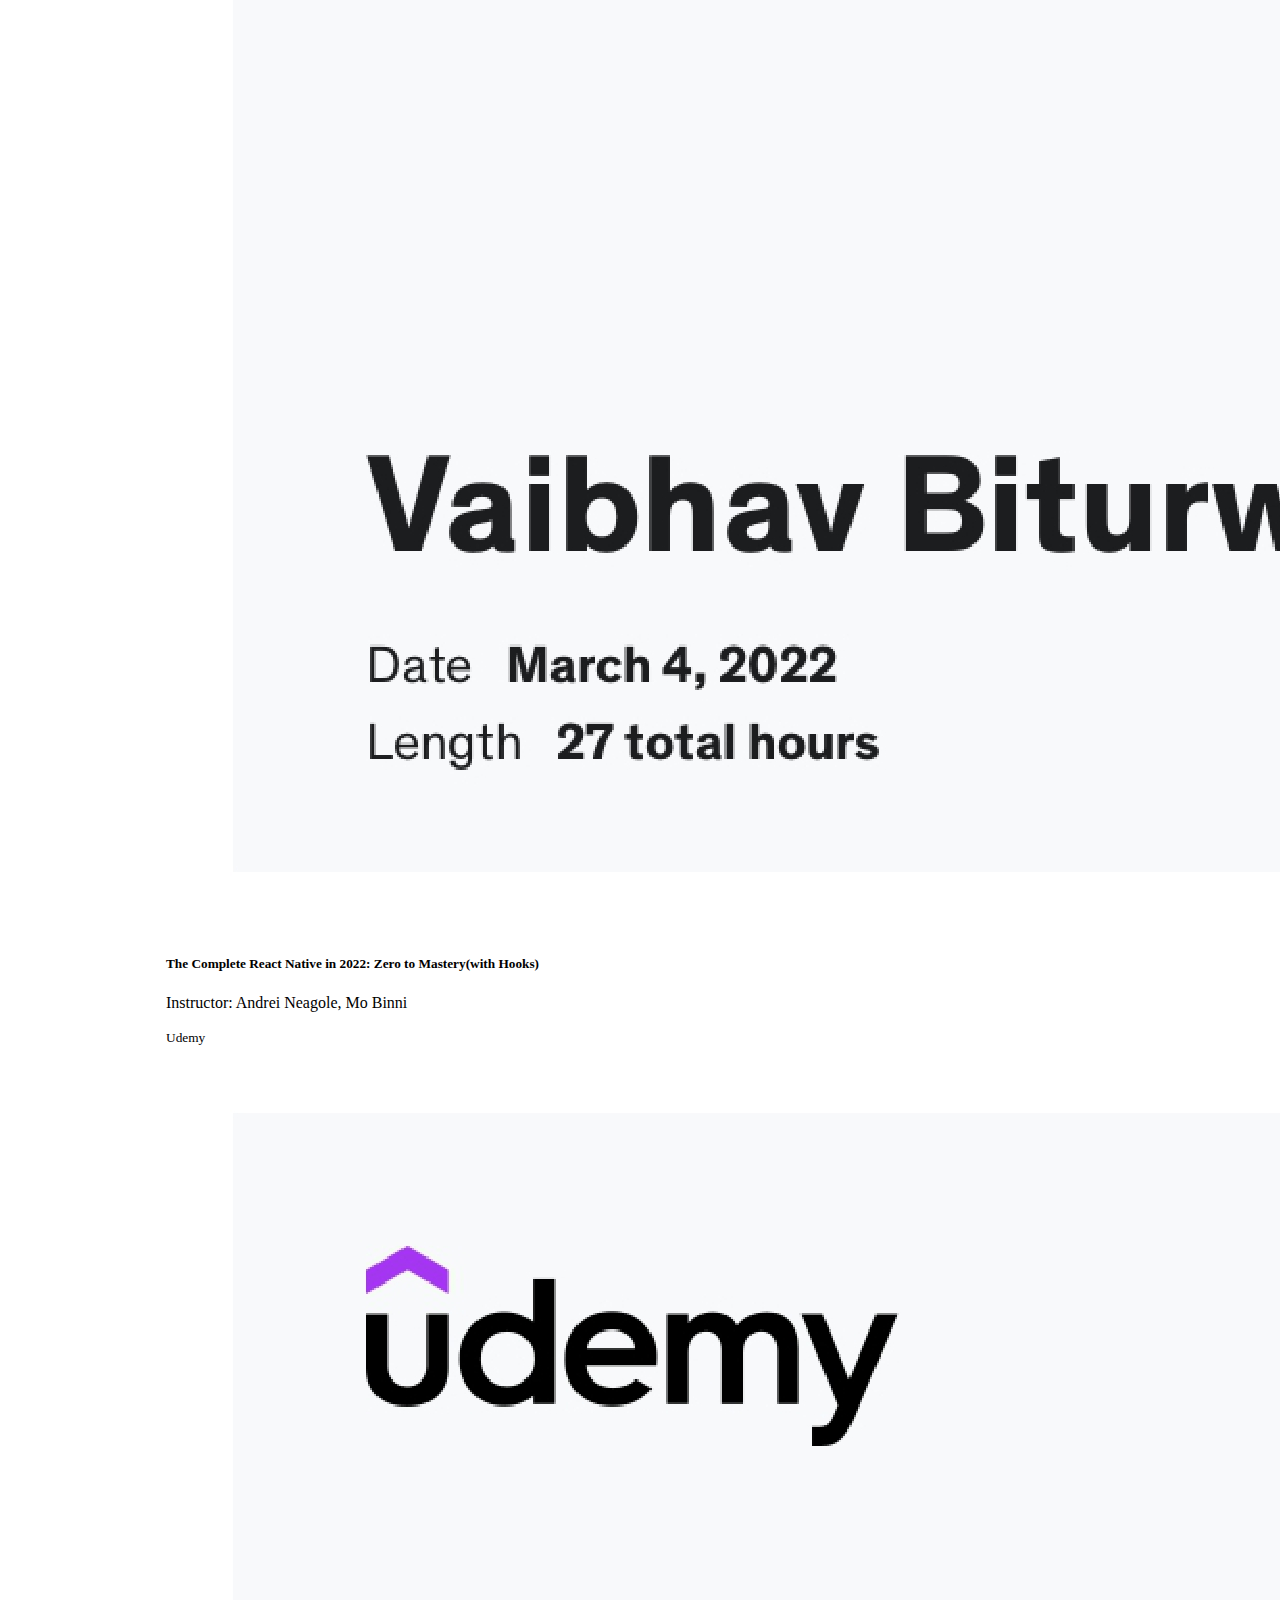
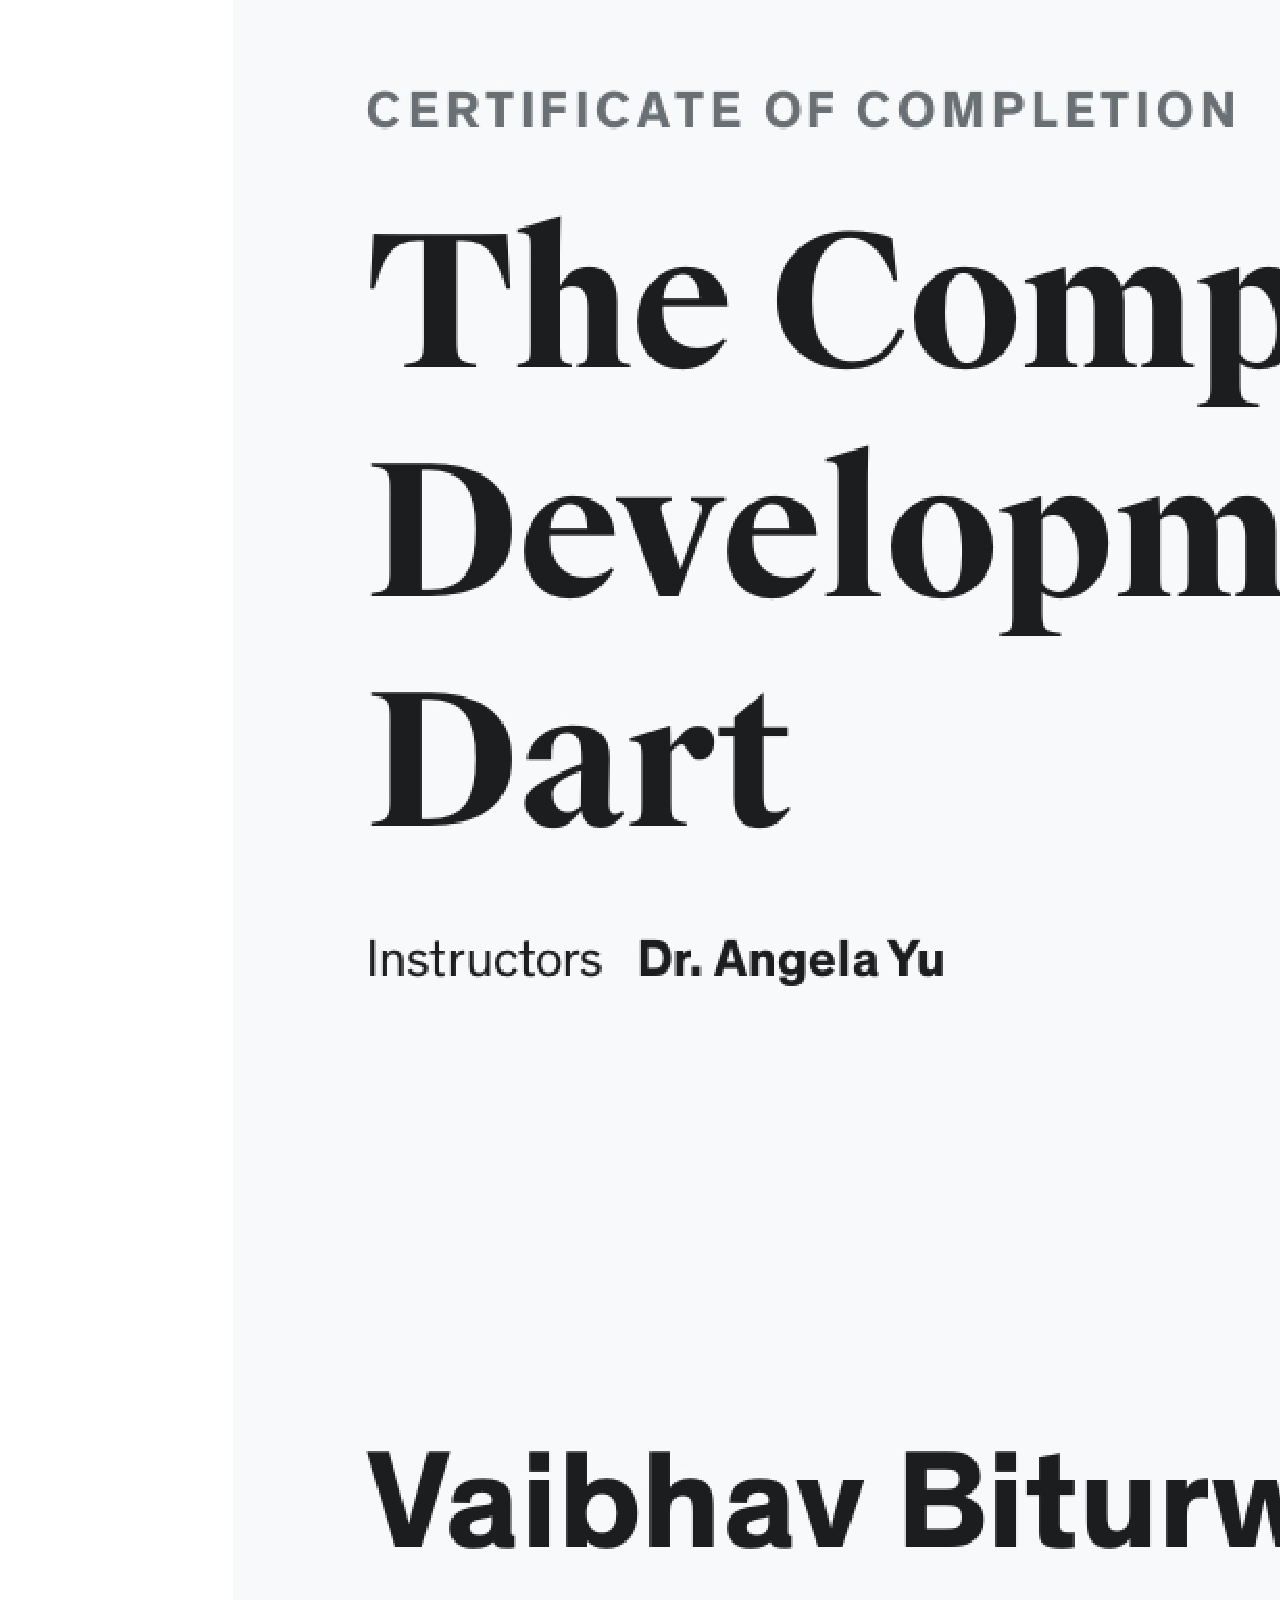
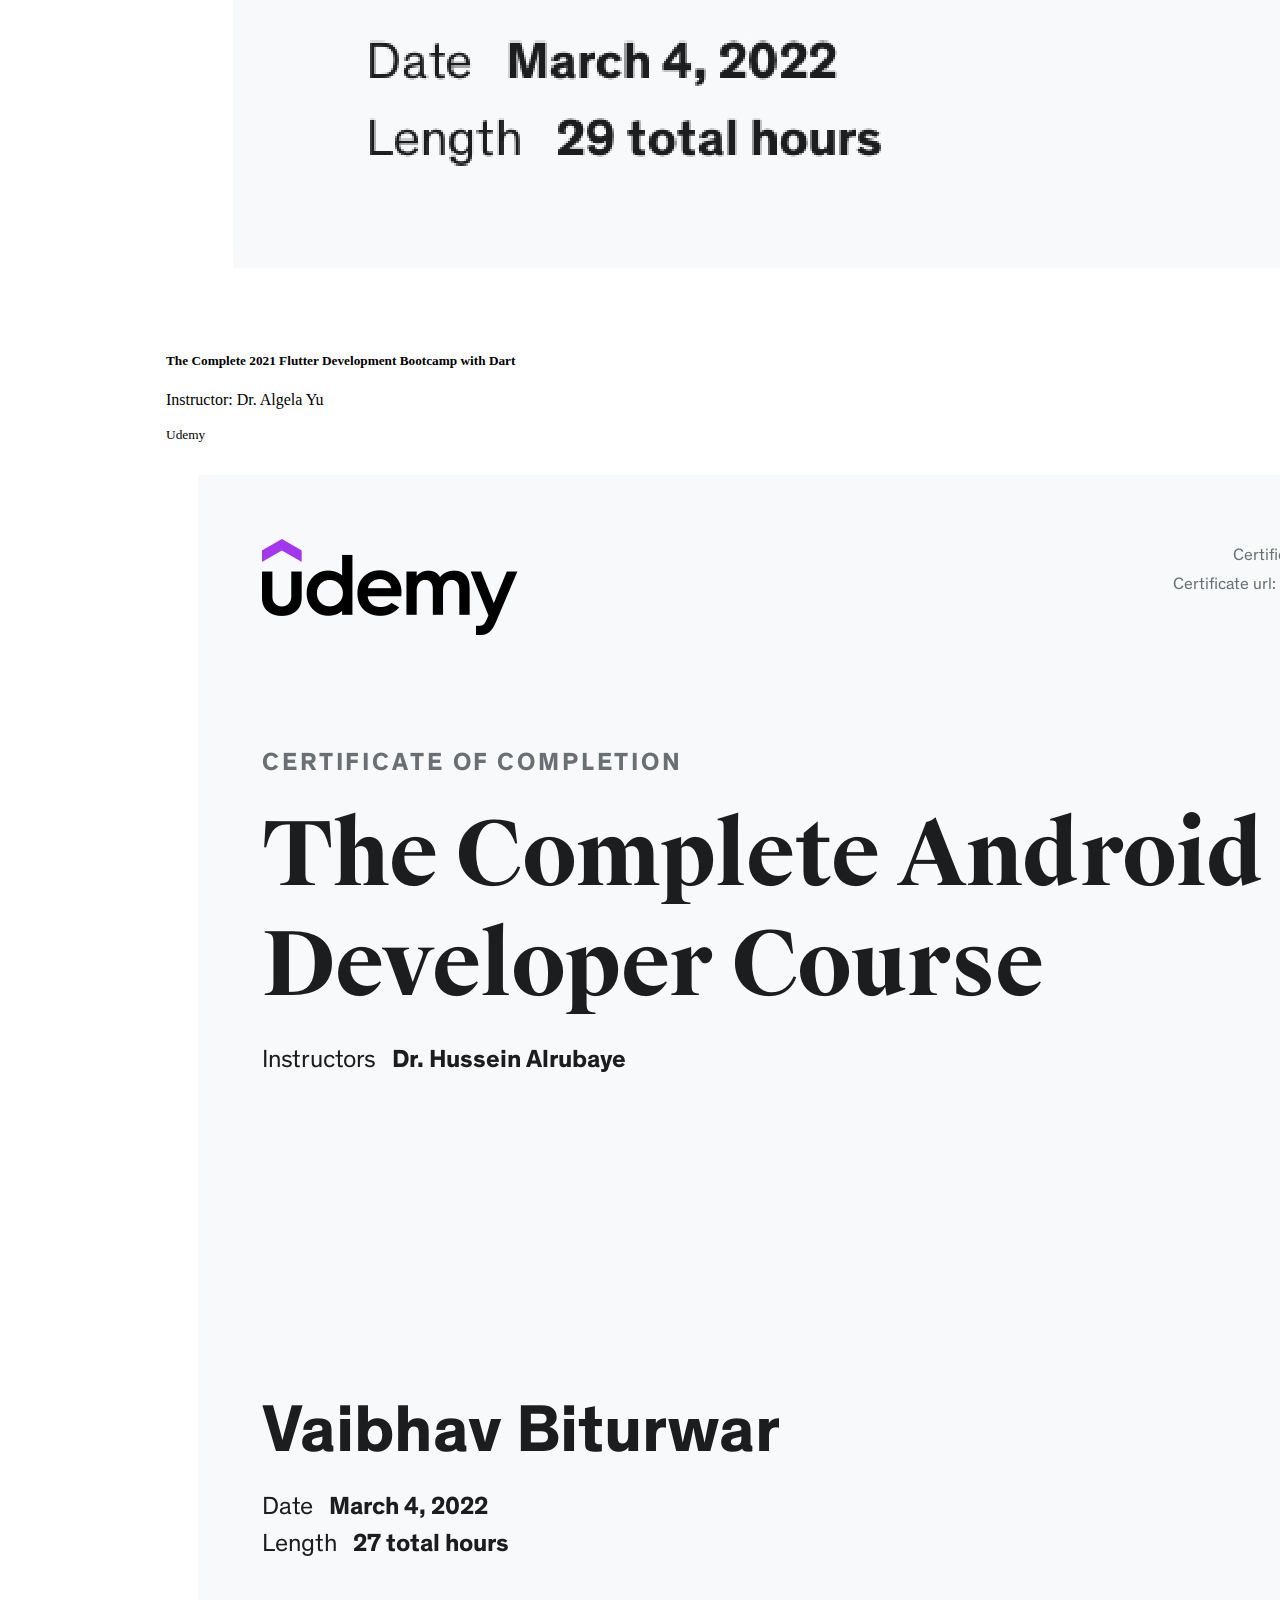
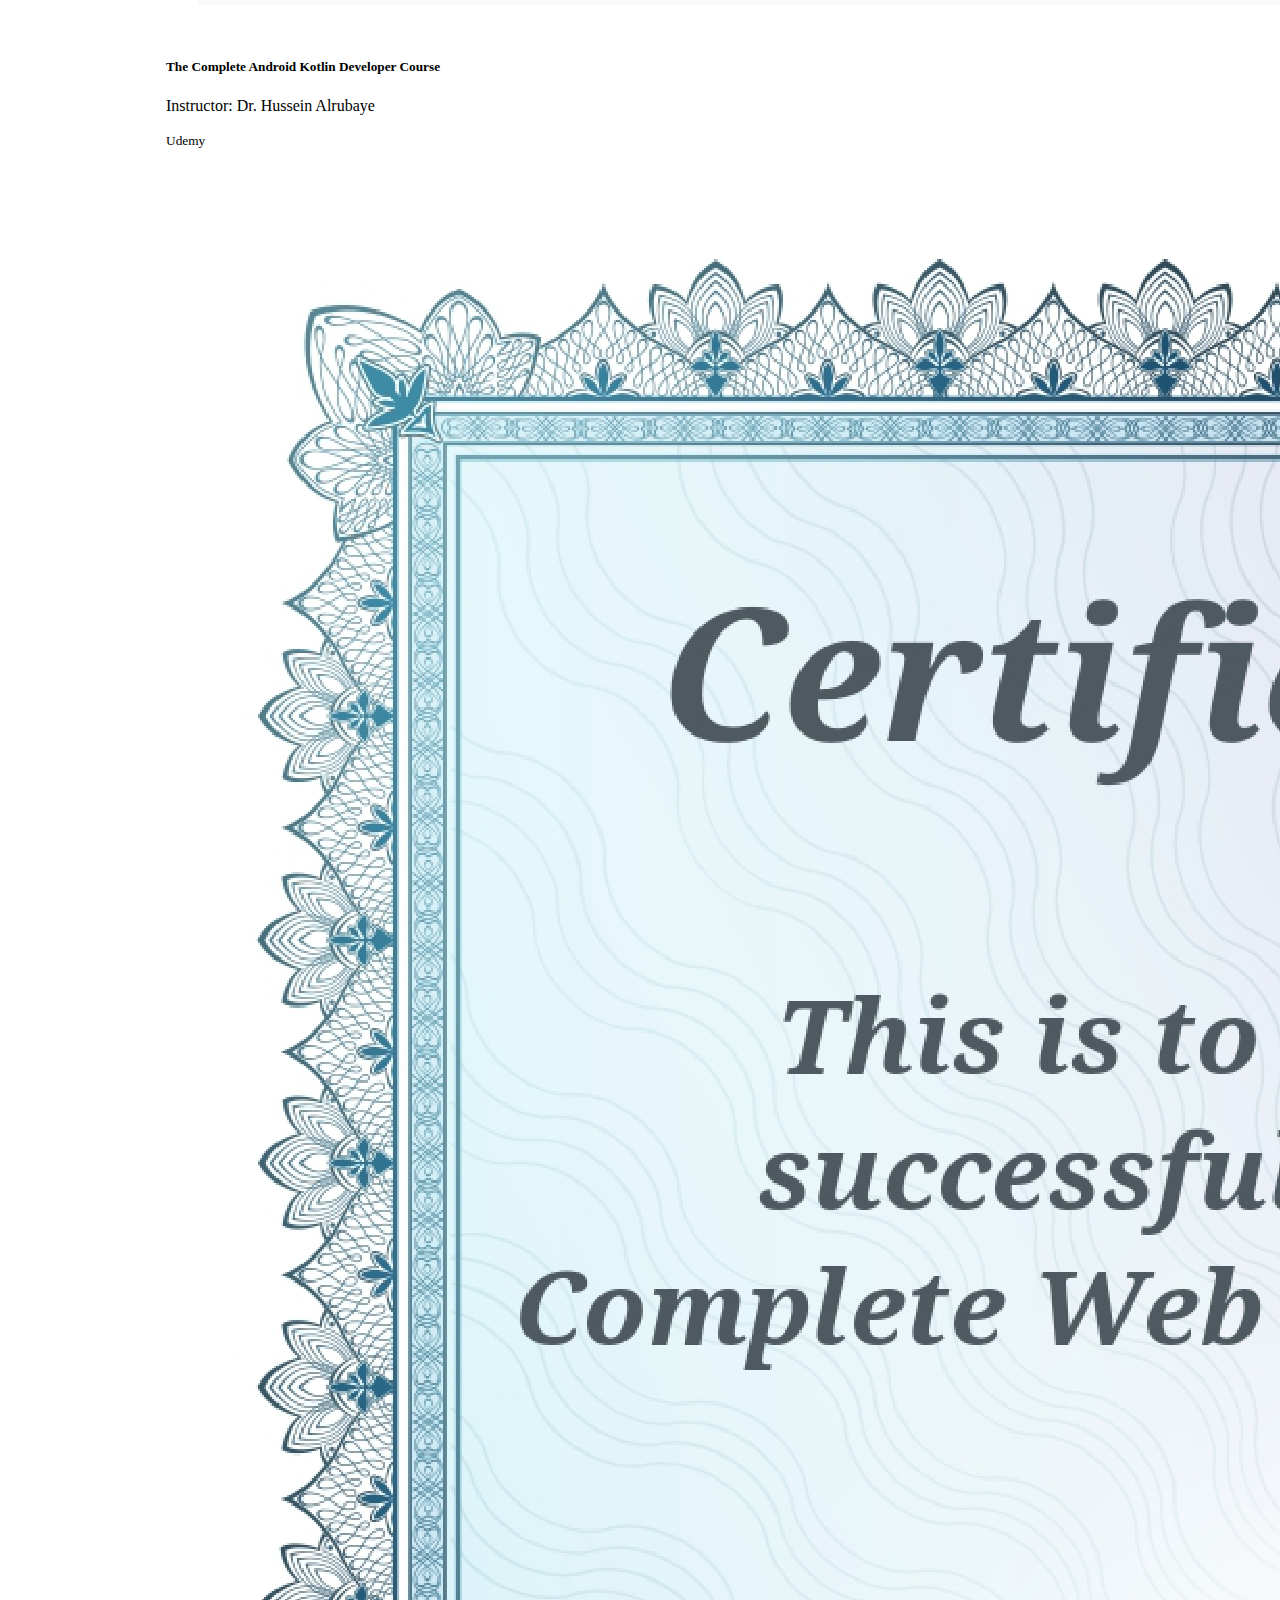
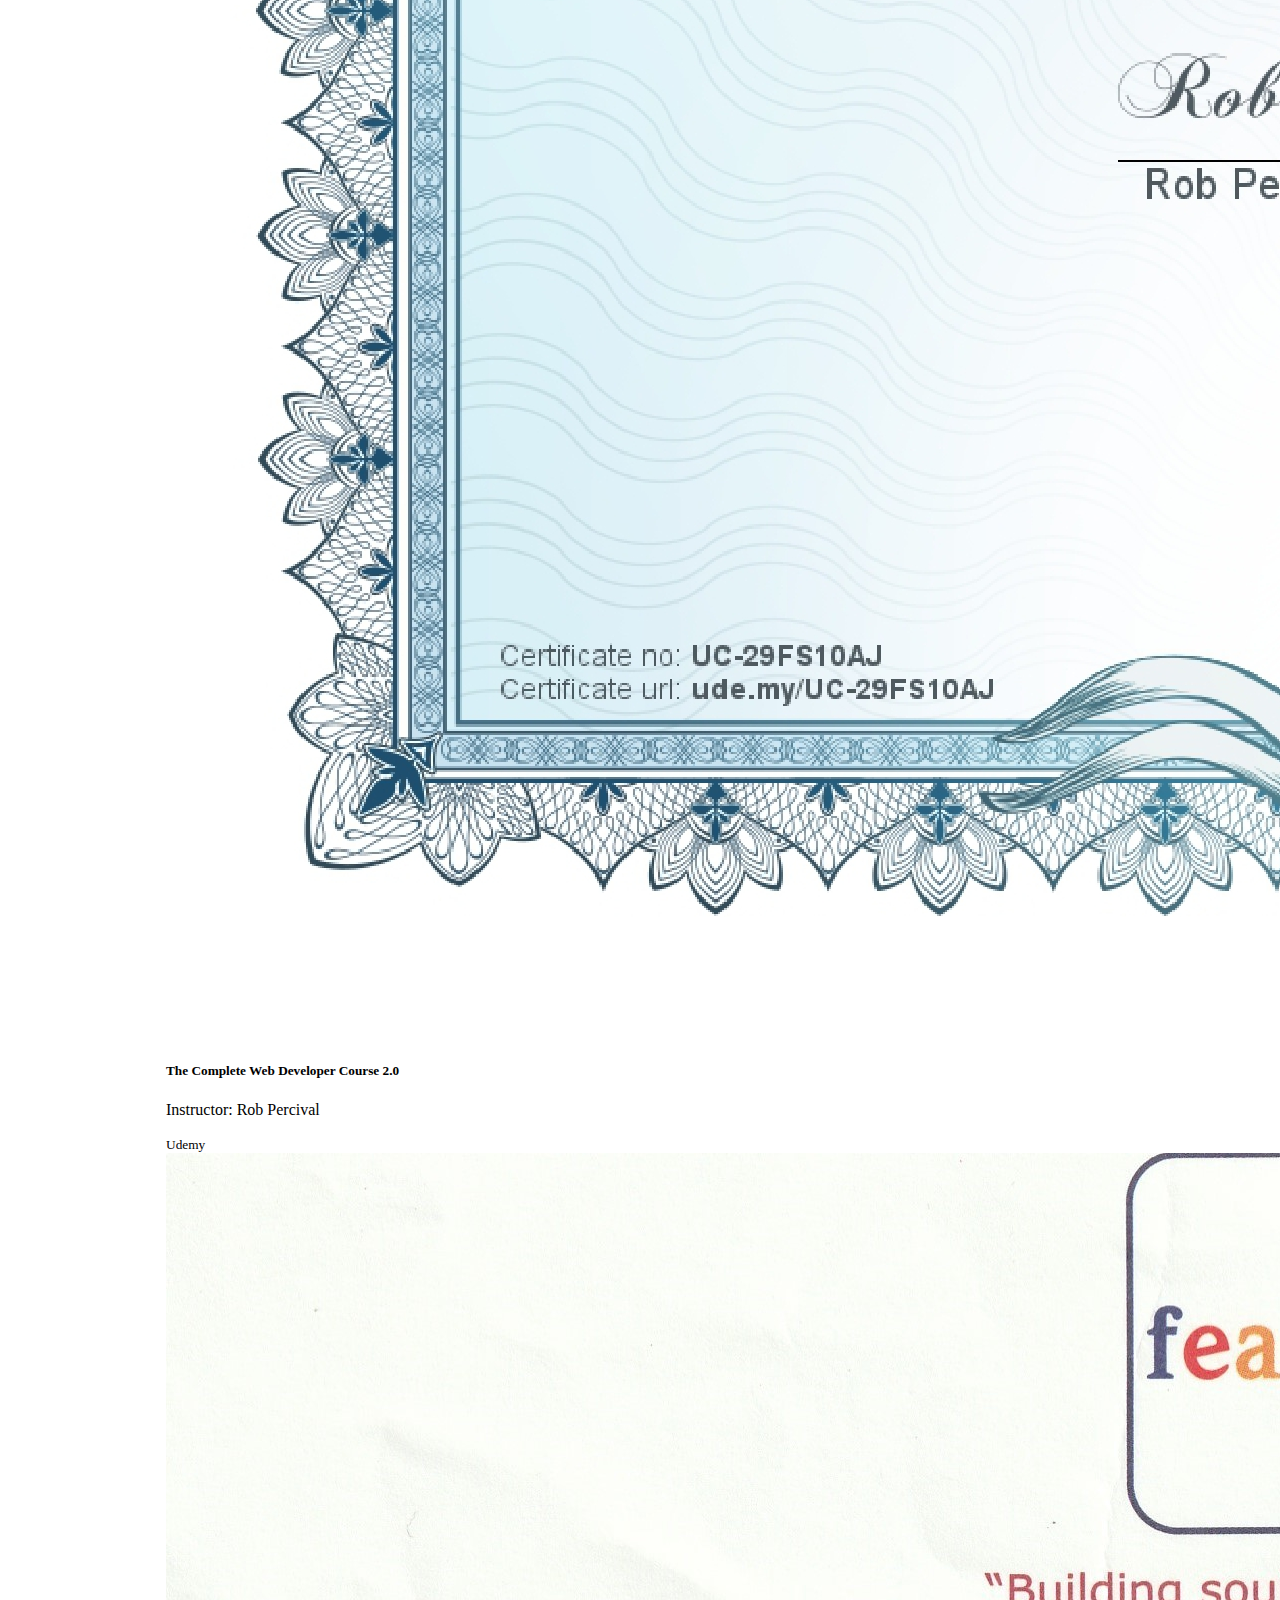
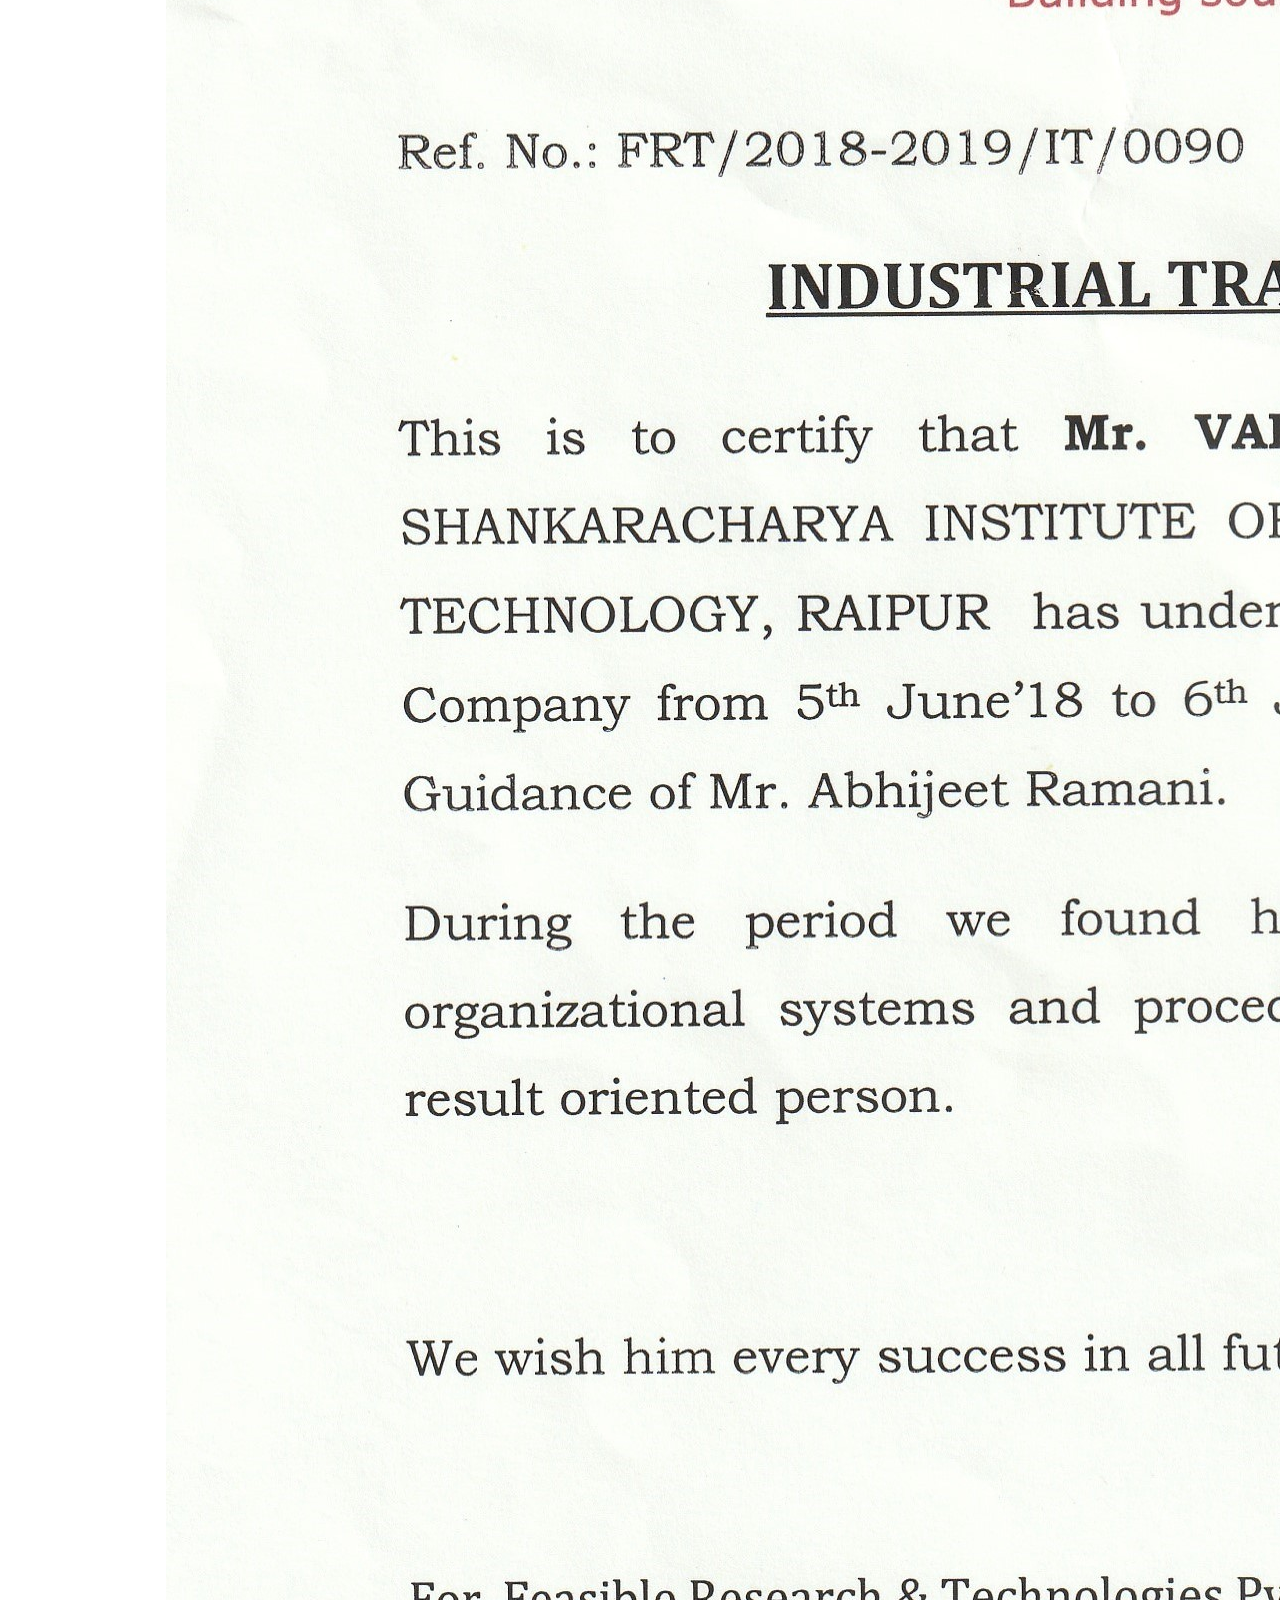
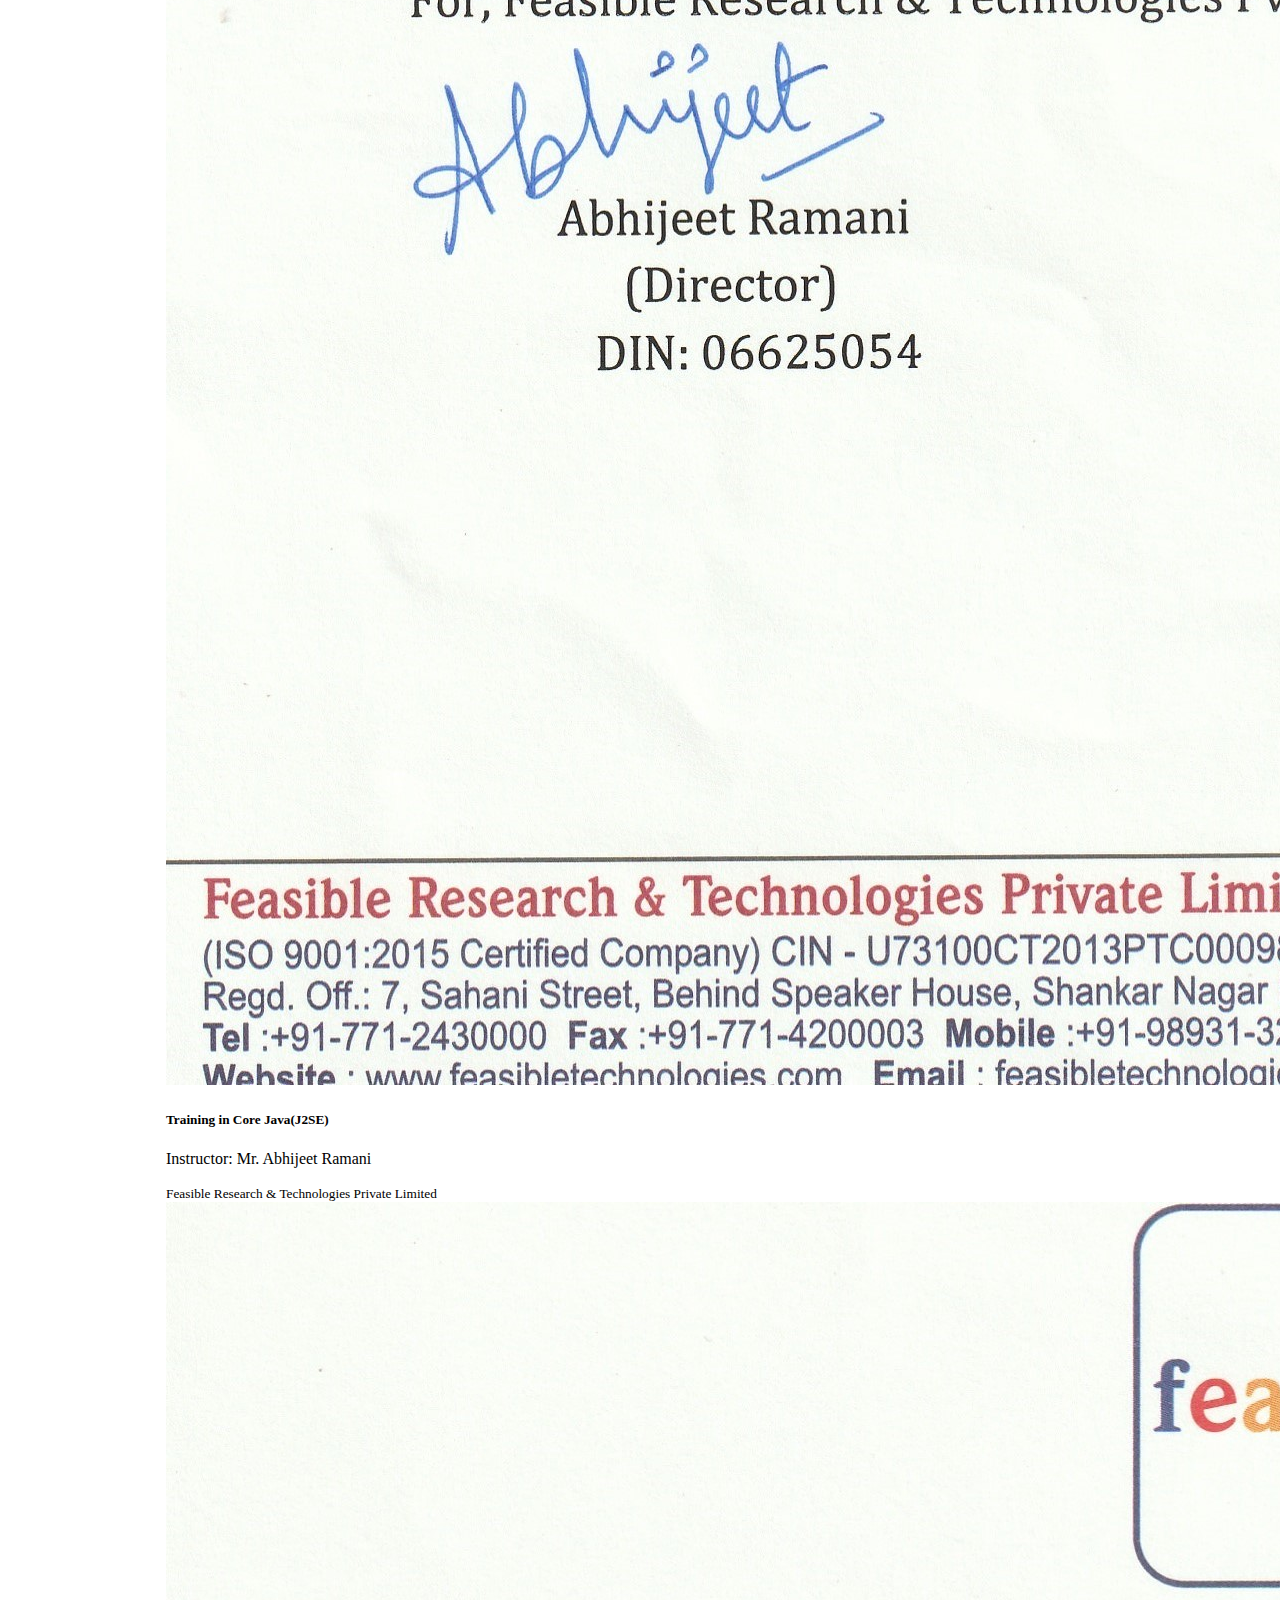
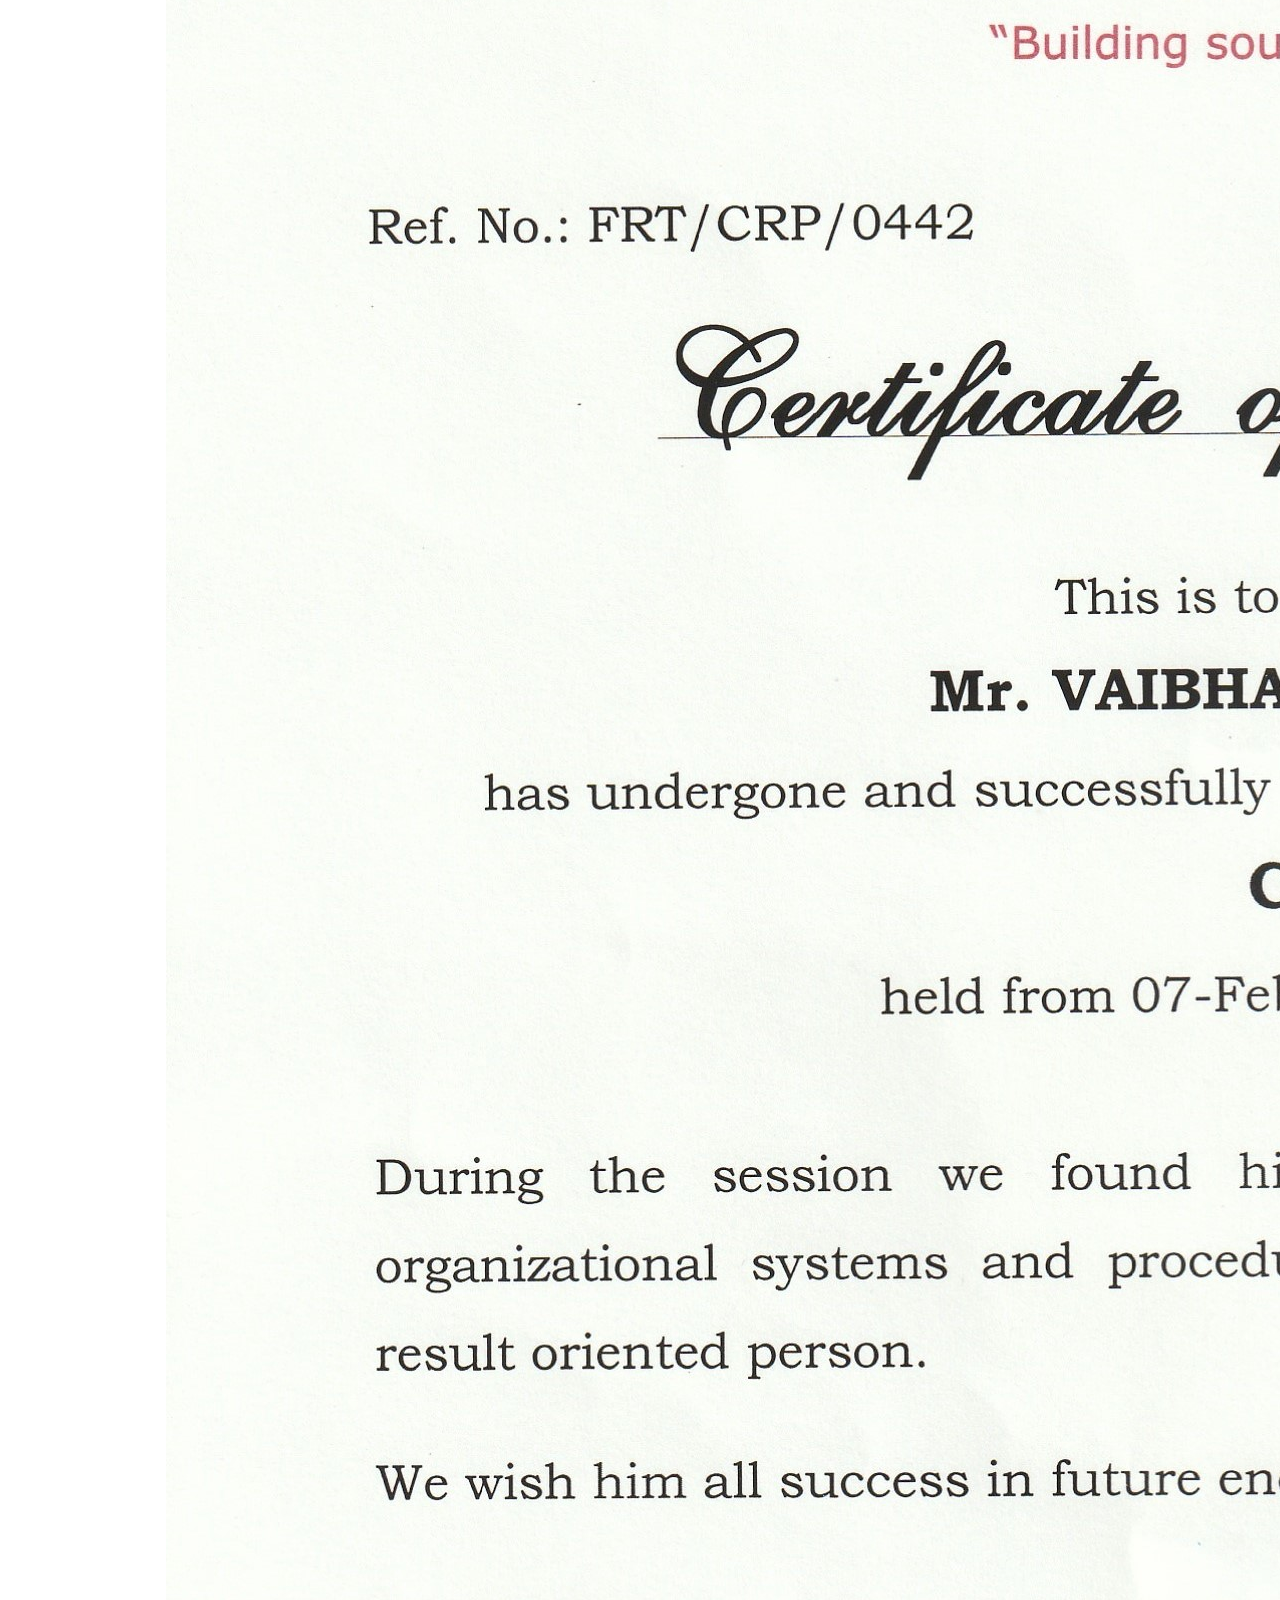
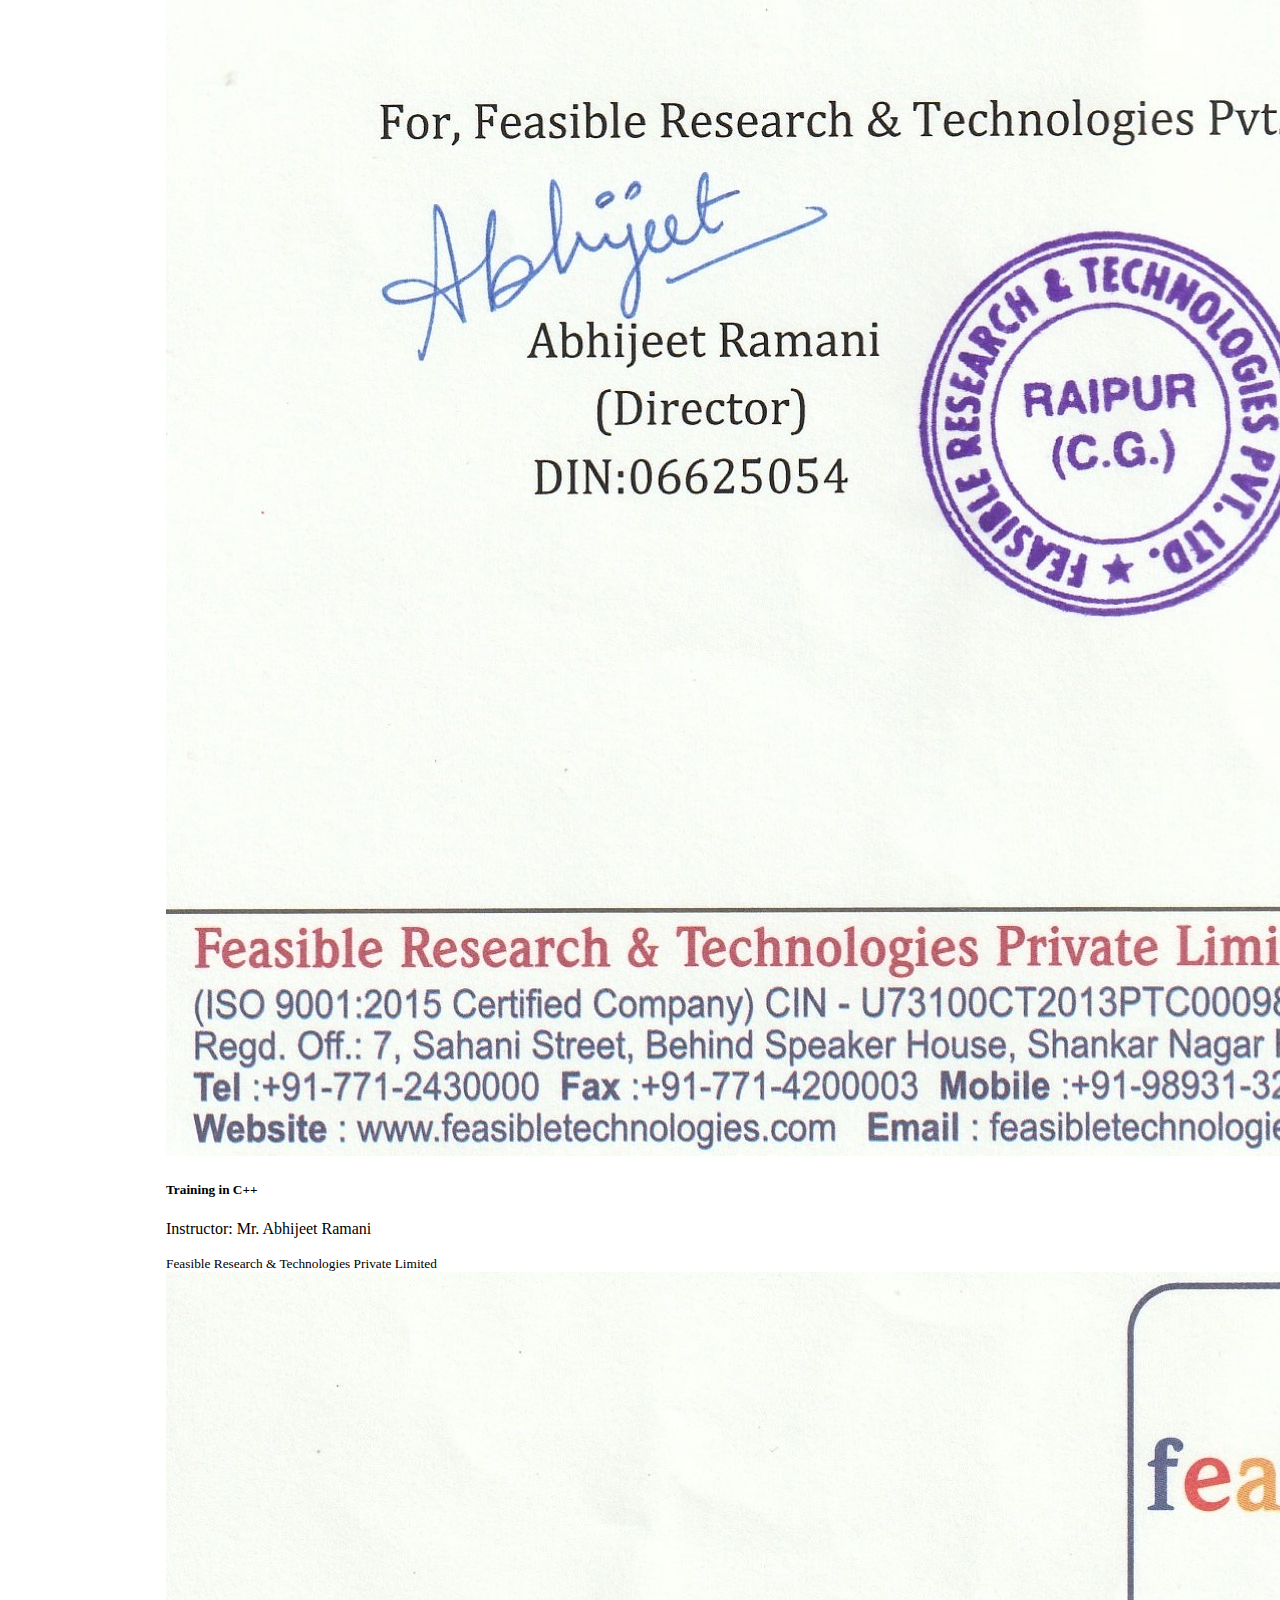
<file: cret.html>
<!DOCTYPE html>
<html lang="en" lang="en">
  <head>
    <!-- BOOTSTRAP -->
    <link
      rel="stylesheet"
      href="https://cdn.jsdelivr.net/npm/bootstrap@4.5.3/dist/css/bootstrap.min.css"
      integrity="sha384-TX8t27EcRE3e/ihU7zmQxVncDAy5uIKz4rEkgIXeMed4M0jlfIDPvg6uqKI2xXr2"
      crossorigin="anonymous"
    />

    <style type="text/css">
      #cert-container {
        width: 75%;
        margin: 50px auto;
      }
      .card-img-top {
        object-fit: cover;
      }
    </style>
  </head>
  <body>
    <div id="cert-container">
      <div class="card-columns">
        <!--  React Native -->
        <div class="card">
          <img
            src="./images//cert//rn.jpg"
            class="card-img-top"
            alt=" The Complete React Native in 2022: Zero to Mastery(with Hooks)"
          />
          <div class="card-body">
            <h5 class="card-title">
              The Complete React Native in 2022: Zero to Mastery(with Hooks)
            </h5>
            <p class="card-text">Instructor: Andrei Neagole, Mo Binni</p>
            <small class="text-muted"> Udemy </small>
          </div>
        </div>

        <!-- Flutter  -->
        <div class="card">
          <img
            src="./images//cert/fllutter.jpg"
            class="card-img-top"
            alt="The Complete 2021 Flutter Development Bootcamp with Dart"
          />
          <div class="card-body">
            <h5 class="card-title">
              The Complete 2021 Flutter Development Bootcamp with Dart
            </h5>
            <p class="card-text">Instructor: Dr. Algela Yu</p>
            <small class="text-muted"> Udemy </small>
          </div>
        </div>

        <!-- Kotlin -->
        <div class="card">
          <img
            src="./images//cert/kotlin.jpg"
            class="card-img-top"
            alt="The Complete Android Kotlin Developer Course"
          />
          <div class="card-body">
            <h5 class="card-title">
              The Complete Android Kotlin Developer Course
            </h5>
            <p class="card-text">Instructor: Dr. Hussein Alrubaye</p>
            <small class="text-muted"> Udemy </small>
          </div>
        </div>

        <!-- WebDev -->
        <div class="card">
          <img
            src="./images//cert/web.jpg"
            class="card-img-top"
            alt="The Complete Web Developer Course 2.0"
          />
          <div class="card-body">
            <h5 class="card-title">The Complete Web Developer Course 2.0</h5>
            <p class="card-text">Instructor: Rob Percival</p>
            <small class="text-muted"> Udemy </small>
          </div>
        </div>

        <!-- Core Java  -->
        <div class="card">
          <img
            src="./images//cert/feasible//java.jpg"
            class="card-img-top"
            alt="Training in Core Java(J2SE)"
          />
          <div class="card-body">
            <h5 class="card-title">Training in Core Java(J2SE)</h5>
            <p class="card-text">Instructor: Mr. Abhijeet Ramani</p>
            <small class="text-muted">
              Feasible Research & Technologies Private Limited
            </small>
          </div>
        </div>

        <!-- C++ -->
        <div class="card">
          <img
            src="./images//cert/feasible//cpp.jpg"
            class="card-img-top"
            alt="Training in C++"
          />
          <div class="card-body">
            <h5 class="card-title">Training in C++</h5>
            <p class="card-text">Instructor: Mr. Abhijeet Ramani</p>
            <small class="text-muted">
              Feasible Research & Technologies Private Limited
            </small>
          </div>
        </div>

        <!-- C -->
        <div class="card">
          <img
            src="./images//cert/feasible//c.jpg"
            class="card-img-top"
            alt="Training in C Language"
          />
          <div class="card-body">
            <h5 class="card-title">Training in C Language</h5>
            <p class="card-text">Instructor: Mr. Abhijeet Ramani</p>
            <small class="text-muted">
              Feasible Research & Technologies Private Limited
            </small>
          </div>
        </div>

        <!-- HTMl -->
        <div class="card">
          <img
            src="./images//cert/webdev//html.jpg"
            class="card-img-top"
            alt="HTML Level 1"
          />
          <div class="card-body">
            <h5 class="card-title">HTML Level 1</h5>
            <p class="card-text">Instructor: Rob Percival</p>
            <small class="text-muted">
              Cambridge Certification Authority
            </small>
          </div>
        </div>

        <!-- CSS -->
        <div class="card">
          <img
            src="./images//cert/webdev/css.jpg"
            class="card-img-top"
            alt="CSS Level 1"
          />
          <div class="card-body">
            <h5 class="card-title">CSS Level 1</h5>
            <p class="card-text">Instructor: Rob Percival</p>
            <small class="text-muted">
              Cambridge Certification Authority
            </small>
          </div>
        </div>

        <!-- JS -->
        <div class="card">
          <img
            src="./images//cert/webdev/js.jpg"
            class="card-img-top"
            alt="Javascript Level 1"
          />
          <div class="card-body">
            <h5 class="card-title">Javascript Level 1</h5>
            <p class="card-text">Instructor: Rob Percival</p>
            <small class="text-muted">
              Cambridge Certification Authority
            </small>
          </div>
        </div>

        <!-- JQuery -->
        <div class="card">
          <img
            src="./images//cert/webdev/jquery.jpg"
            class="card-img-top"
            alt="jQuery Level 1"
          />
          <div class="card-body">
            <h5 class="card-title">jQuery Level 1</h5>
            <p class="card-text">Instructor: Rob Percival</p>
            <small class="text-muted">
              Cambridge Certification Authority
            </small>
          </div>
        </div>

        <!-- mysql -->
        <div class="card">
          <img
            src="./images//cert/webdev/mysql.jpg"
            class="card-img-top"
            alt="MySQL Level 1"
          />
          <div class="card-body">
            <h5 class="card-title">MySQL Level 1</h5>
            <p class="card-text">Instructor: Rob Percival</p>
            <small class="text-muted">
              Cambridge Certification Authority
            </small>
          </div>
        </div>

        <!-- php -->
        <div class="card">
          <img
            src="./images//cert/webdev/php.jpg"
            class="card-img-top"
            alt="PHP Level 1"
          />
          <div class="card-body">
            <h5 class="card-title">PHP Level 1</h5>
            <p class="card-text">Instructor: Rob Percival</p>
            <small class="text-muted">
              Cambridge Certification Authority
            </small>
          </div>
        </div>

        <!-- crackdcode -->
        <div class="card">
          <img
            src="./images//cert/misc//krackdcode.jpg"
            class="card-img-top"
            alt="Krack D Code"
          />
          <div class="card-body">
            <h5 class="card-title">Krack D Code</h5>
            <p class="card-text">Coordinator: Prof. Tansen Patel</p>
            <small class="text-muted"> SSIPMT, Raipur </small>
          </div>
        </div>

        <!-- data science -->
        <div class="card">
          <img
            src="./images//cert/misc/datascience.jpg"
            class="card-img-top"
            alt="Data Science Workshop"
          />
          <div class="card-body">
            <h5 class="card-title">Data Science Workshop</h5>
            <p class="card-text">
              Coordinator: Dr. Pavan Kumar Mishra, Dr. Saikat Majumdar, Dr.
              Rakesh Tripathi
            </p>
            <small class="text-muted"> NIT, Raipur </small>
          </div>
        </div>

        <!-- extempore -->
        <div class="card">
          <img
            src="./images//cert/misc/extempore.jpg"
            class="card-img-top"
            alt="Extempore Competetion"
          />
          <div class="card-body">
            <h5 class="card-title">Extempore Competetion</h5>
            <p class="card-text">Coordinator: Mrs. Aparna Mukherjee</p>
            <small class="text-muted"> SSIPMT, Raipur </small>
          </div>
        </div>

        <!-- End  -->
      </div>
    </div>
    <!-- End -->
  </body>
</html>
</file>
<file: css/style.css>
:root {
  --gradientbp: linear-gradient(90deg, #4458dcc5 0%, #844feeb2 100%);
  --gradientexp: linear-gradient(90deg, #cbb4d4 0%, #8465D5 100%);
}

html {
  scroll-behavior: smooth;
}

body {
  background: url(../images/Desktop.png);
  position: relative;
}

.roboto-font {
  font-family: "Roboto", cursive;
}

/* HEADER AREA ______________________________ */

.site {
  box-shadow: inset 0 0 2rem rgba(230, 230, 253, 0.945);
  backdrop-filter: blur(5px);
}

a.navbar-brand.roboto-font {
  padding: 0.2rem 1rem;
  color: #5543ca;
  font-size: xx-large;
  font-weight: 500;
  background: linear-gradient(to left, #f4524d 0%, #5543ca 100%);
  -webkit-background-clip: text;
  -webkit-text-fill-color: transparent;
}

a.nav-link {
  color: black;
  padding: 1rem;
}

a.nav-link:hover {
  color: #854fee;
}

.navbar-nav {
  padding-right: 5rem;
}

#active-link {
  color: #854fee;
}

/* Welcome Area ______________________________ */
.welcome {
  /* margin-top: 0.5rem; */
}

.welcome-img {
  margin: 5px;
}

.button-resume {
  font-family: "roboto";
  margin-top: 20px;
  padding: 0.5rem;
  color: white;
  background: linear-gradient(90deg, #4458dc 0%, #854fee 100%);
  border-radius: 4px;
  box-shadow: 0px 10px 30px rgba(57, 56, 61, 0.3);
}

.button-resume:hover {
  background-clip: padding-box;
  background: linear-gradient(180deg, #4458dc 0%, #854fee 100%);
  color: white;
  transform: scale3d(1.1, 1.1, 1);
}

#welcome-row {
  padding-top: 10rem;
}

@media (max-width: 993px) {
  #welcome-row {
    padding-top: 2rem;
  }
}

/* Experience ______________________________*/
#experience {
  width: auto;
  height: 7rem;
}

#expContainer {
  padding: 2rem;
}

#expTitle {
  font-size: 3rem;
  color: black;
  margin: 2rem auto;
  font-family: Georgia, "Times New Roman", Times, serif;
  margin-bottom: 2rem;
  font-weight: 400;
}

#hLine {
  border-bottom: 3px double rgba(128, 128, 128, 0.479);
  border-bottom-left-radius: 60%;
  width: 100%;
}

#expText {
  float: right;
  white-space: pre-wrap;
  font-family: "roboto";
  font-size: large;
  color: black;
}

#expLoc {
  color: rgb(80, 80, 80);
}

#expTime {
  font-size: 1rem;
  color: rgb(88, 88, 88);
}




/* TECHNOLOGIES ______________________________*/
.heading {
  font-size: 3rem;
  color: var(--gradientbp);
  margin: 2rem auto;
  font-family: Georgia, "Times New Roman", Times, serif;
  margin-bottom: 2rem;
  font-weight: 400;
  text-align: center;
}

#technologies {
  width: auto;
  height: 7rem;
}

.technologies {
  margin: auto;
  padding: 2rem;
  border-radius: 1rem;
  border-style: solid;
  border-width: 1px;
  border-color: transparent;
  /* background-color: rgba(247, 247, 247, 0.5); */
  /* background-color: rgba(48, 176, 250, 0.068); */
  background-color: #844fee07;
  box-shadow: 0px 10px 30px rgba(57, 56, 61, 0.05);
  backdrop-filter: blur(2px);
}

.tech_card {
  font-family: "roboto";
  font-size: large;
  border-radius: 4px;
  box-shadow: 0px 10px 30px rgba(57, 56, 61, 0);
  background-color: rgba(250, 250, 250, 0);
  border: 0px;
  color: black;
  margin: auto;
  margin-top: 0.5rem;
}

.tech_card:hover {
  background-clip: padding-box;
  transform: scale3d(1.1, 1.1, 1.1);
  transition-duration: 0.25s;
  font-weight: 500;
  color: #854fee;
  background-color: rgba(255, 255, 255, 0.8);
}

/* Projects  ______________________________*/
#projects {
  width: auto;
  height: 6rem;
}

#projects1 {
  margin: 3rem auto;
  padding-top: 5rem;
}

.card-header {
  background-color: transparent;
  padding: 0rem;
}

.proj-mentor {
  font-weight: 500;
}

.project-desc {
  box-shadow: inset 0 0 2rem rgba(230, 230, 253, 0.945);
  backdrop-filter: blur(5px);
}

.btn-outline-light {
  color: black;
  border-color: transparent;
  font-weight: 500;
  font-size: 1.2rem;
}

.btn-outline-light:focus {
  color: #854fee;
}

/* Certifications ______________________________*/
#cert {
  width: auto;
  height: 6rem;
}

.cert1 {
  margin-bottom: 6rem;
}



/* FOOTER ______________________________*/
#myfooter {
  bottom: 0;
  width: 100%;
  background: var(--gradientbp);
  color: black;
  text-align: center;
}

.social-image {
  margin: 15px;
  height: 30px;
  width: 30px;
}

#suggestion {
  color: rgb(34, 34, 34);
  /* color: rgb(255, 0, 0); */
}

#cc {
  font-weight: lighter;
  color: rgb(34, 34, 34);
}
</file>
